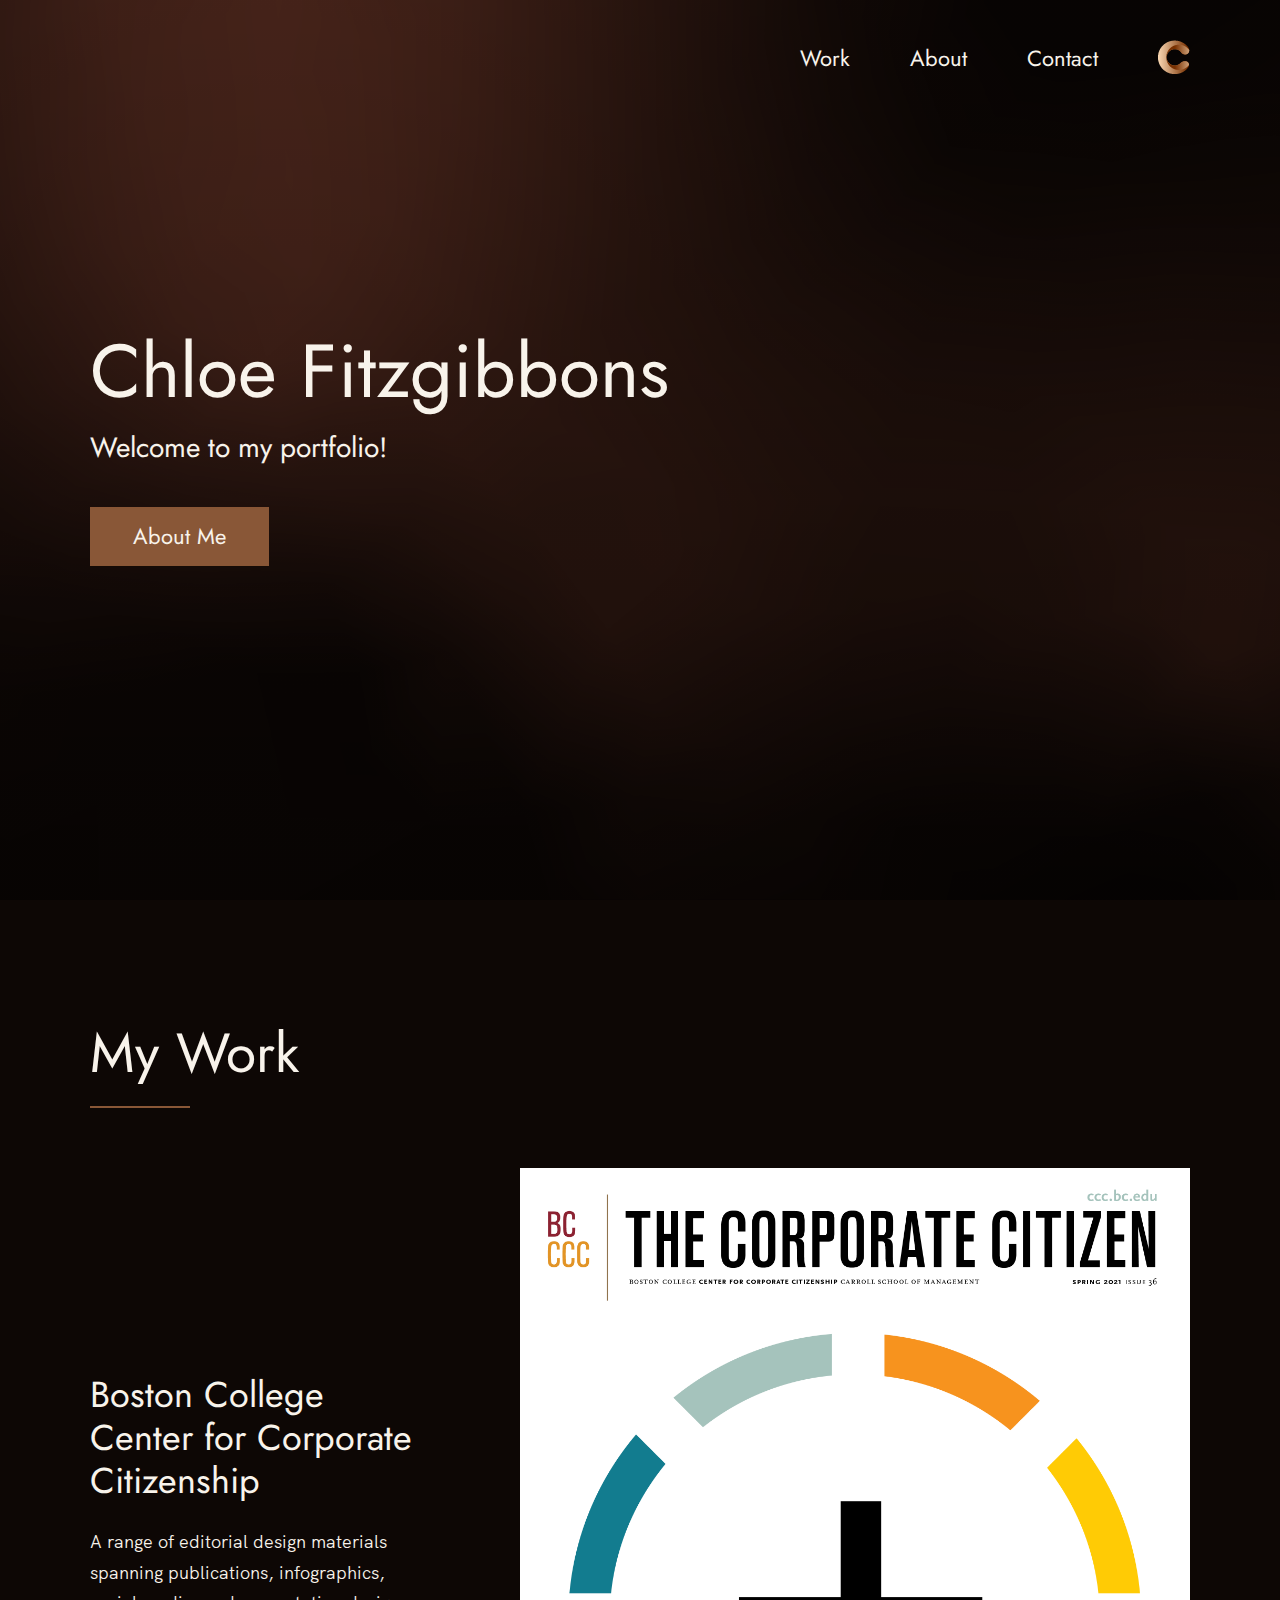
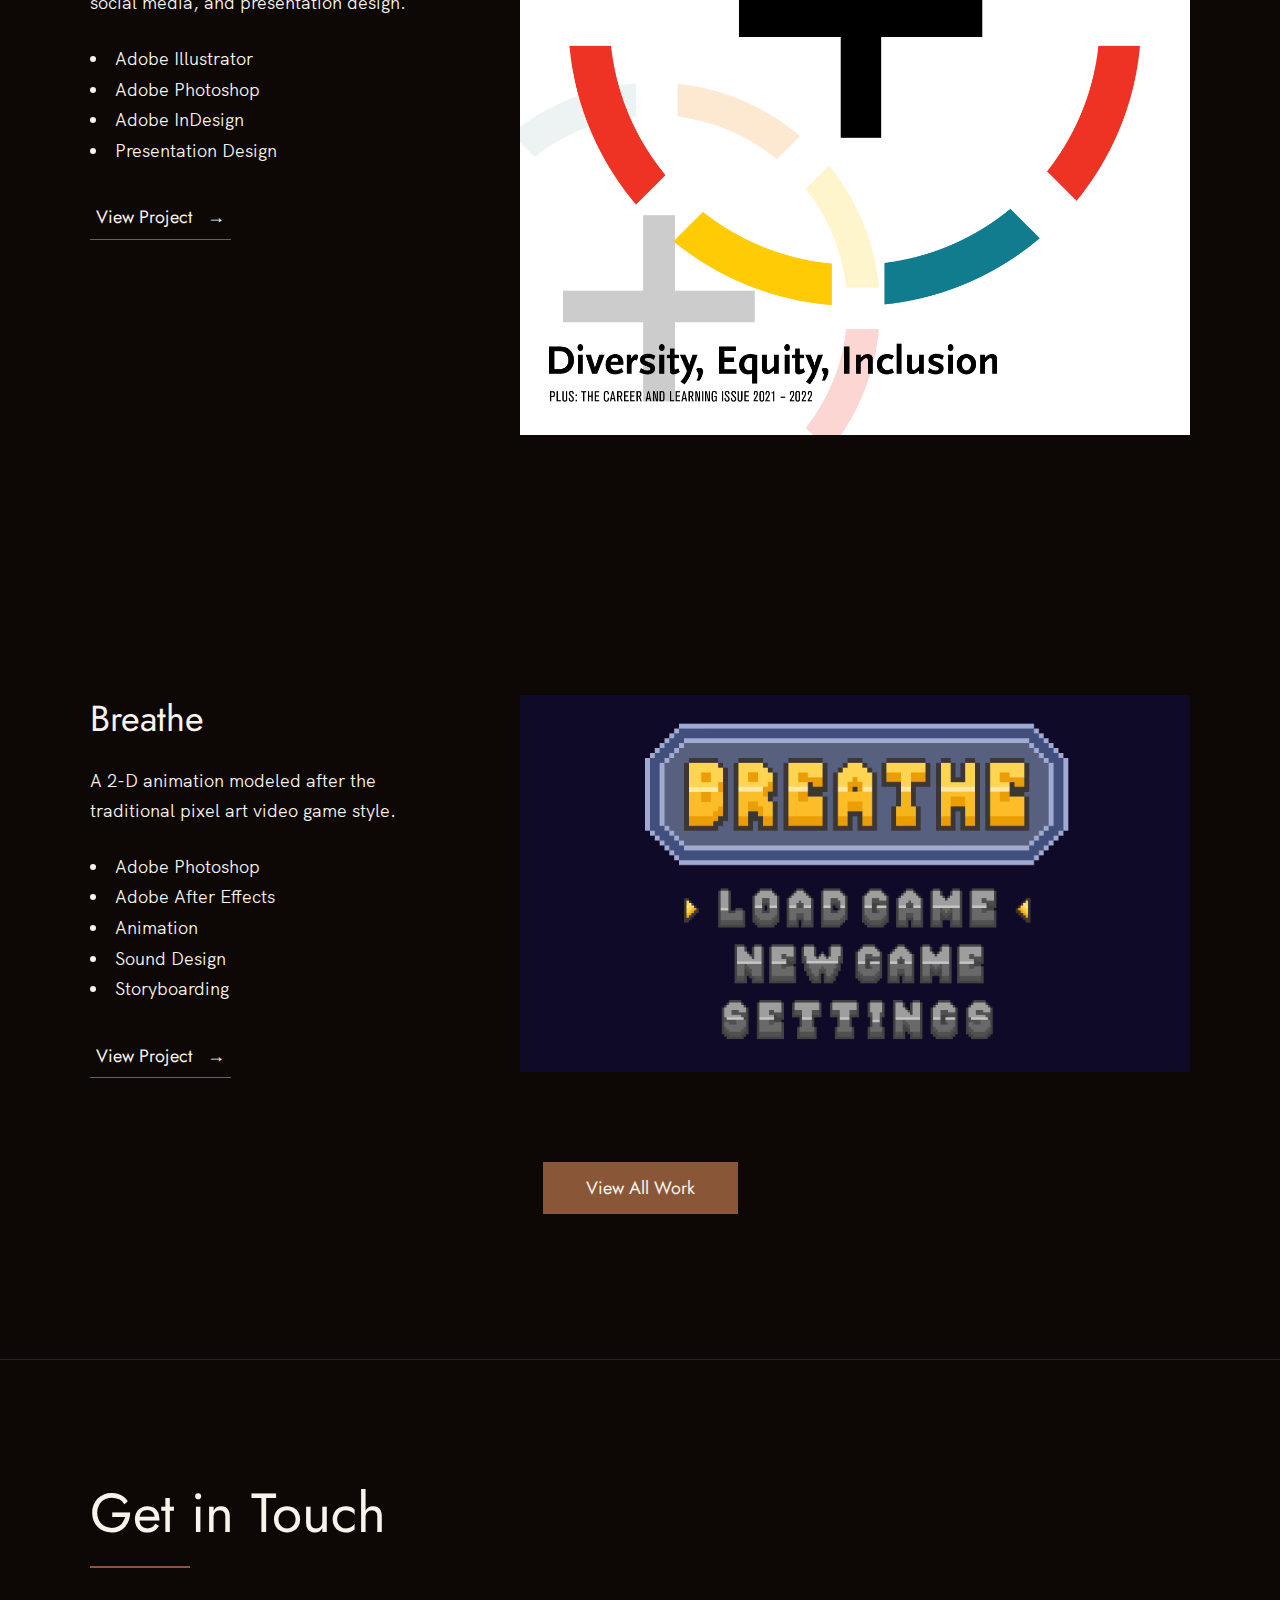
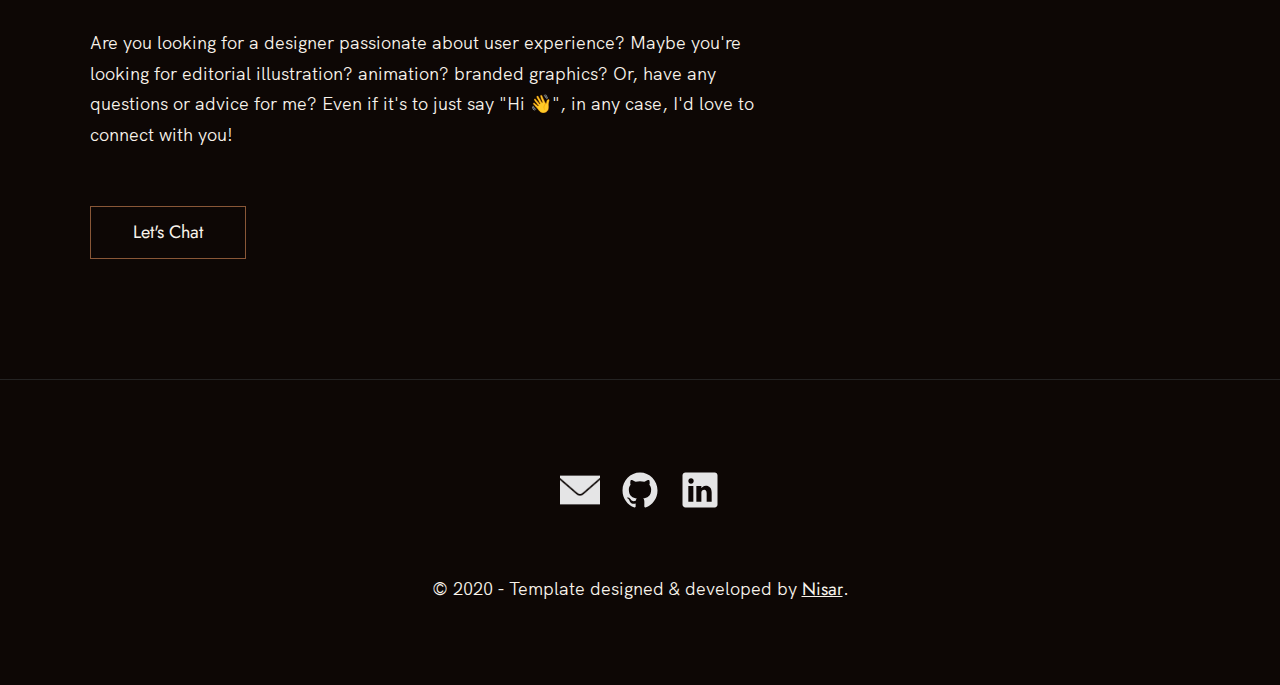
<file: index.html>
<!-- 
  Hello 😊.

  This template is designed and developed by Nisar Hassan Naqvi
  for anyone to use for free or customize the way they like.

  Github Repo: https://github.com/nisarhassan12/portfolio-template/
  My Website: https://nisar.dev

  For business & inquires, contact me => syednisarhassan12@gmail.com
-->

<!--
  Follow the instructions written in comments to create your stunning portfolio
-->

<!DOCTYPE html>
<html lang="en">

<head>
  <meta charset="UTF-8" />
  <meta name="viewport" content="width=device-width, initial-scale=1.0" />
  <link rel="shortcut icon" type="image/png" href="./images/c_logo_small.png" />

  <!-- Put your site title here -->
  <title>
    Chloe Fitzgibbons | Welcome to my portfolio.
  </title>

  <meta name="description" content="Add small description of yourslef.">
  <!-- Add some coding keywords below, Ex: (React, CSS etc) -->
  <meta name="keywords" content="Put your name, skills and some coding keywords" />
  <link rel="stylesheet" href="index.css" />
</head>

<body>

  <!-- ***** Header ***** -->

  <header class="header" role="banner" id="top">
    <div class="row">
      <nav class="nav" role="navigation">
        <ul class="nav__items">
          <li class="nav__item"><a href="work.html" class="nav__link">Work</a></li>
          <li class="nav__item">
            <a href="about.html" class="nav__link">About</a>
          </li>
          <li class="nav__item">
            <a href="contact.html" class="nav__link">Contact</a>
          </li>
          <li class="nav__item"><a href="index.html" class="nav__link">
            <img src="./images/c_logo_fornav.png"></a>
          </li>
        </ul>
      </nav>
    </div>
    <div class="header__text-box row">
      <div class="header__text">
        <h1 class="heading-primary">
          <!-- Replace the following name with your name -->
          <span>Chloe Fitzgibbons</span>
        </h1>
        <!-- Put a small paragraph about yourself -->
        <p>Welcome to my portfolio!</p>
        <a href="about.html" class="btn btn--pink">About Me</a>
      </div>
    </div>
  </header>

  <main role="main">

    <!-- ***** Work ***** -->

    <section class="work" id="work">
      <div class="row">
        <h2>My Work</h2>
        <div class="work__boxes">

          <!-- Each div with the work__box class is a project. -->

          <div class="work__box">
            <div class="work__text">
              <h3>Boston College Center for Corporate Citizenship</h3>
              <p>
                A range of editorial design materials spanning publications, infographics, social media, and presentation design.
              </p>
              <ul class="work__list">
                <li>Adobe Illustrator</li>
                <li>Adobe Photoshop</li>
                <li>Adobe InDesign</li>
                <li>Presentation Design</li>
              </ul>

              <div class="work__links">
                <a href="/bcccc.html" class="link__text">
                  View Project <span>&rarr;</span>
                </a>
              </div>
            </div>
            <div class="work__image-box">
              <img src="./images/CCC_Issue36_CoverImage_Real.png" class="work__image" alt="Project 1" />
            </div>
          </div>
          
          <div class="work__box">
            <div class="work__text">
              <h3>Breathe</h3>
              <p>
                A 2-D animation modeled after the traditional pixel art video game style.
              </p>
              <ul class="work__list">
                <li>Adobe Photoshop</li>
                <li>Adobe After Effects</li>
                <li>Animation</li>
                <li>Sound Design</li>
                <li>Storyboarding</li>
              </ul>

              <div class="work__links">
                <a href="/breathe.html" class="link__text">
                  View Project <span>&rarr;</span>
                </a>
              </div>
            </div>
            <div class="work__image-box">
              <img src="./images/Breathe_TitlePage.png" class="work__image" alt="Project 1" />
            </div>
          </div>          
        </div>
      </div>
      <p><br></p>
      <p style="text-align: center;">
        <a href="work.html" class="btn btn--pink">View All Work</a>
      </p>
    </section>

  <!-- ***** Contact ***** -->

  <section class="contact" id="contact">
    <div class="row">
      <h2>Get in Touch</h2>
      <div class="contact__info">
        <p>
          Are you looking for a designer passionate about user experience?
          Maybe you're looking for editorial illustration? animation? branded graphics?
          Or, have any questions or advice for me?
          Even if it's to just say "Hi 👋", in any case, I'd love to connect with you!
        </p>
        <br>
        <a href=mailto:chloe.fitzgibbons@gmail.com class="btn">Let's Chat</a>
      </div>
    </div>
  </section>

  <!-- ***** Footer ***** -->

  <footer role="contentinfo" class="footer">
    <div class="row">
      <!-- Update the links to point to your accounts -->
      <ul class="footer__social-links">
        <li class="footer__social-link-item">
          <a href=mailto:chloe.fitzgibbons@gmail.com title="Email">
            <img src="./images/icons8-envelope-50-grayed.png" class="footer__social-image" alt="Email">
          </a>
        </li>
        <li class="footer__social-link-item">
          <a href="https://github.com/chloefitz" title="Link to Github Profile" target="_blank" rel="noopener noreferrer">
            <img src="./images/github.svg" class="footer__social-image" alt="Github">
          </a>
        </li>
        <li class="footer__social-link-item">
          <a href="https://www.linkedin.com/in/chloe-fitzgibbons/" target="_blank" rel="noopener noreferrer">
            <img src="./images/linkedin.svg" title="Link to Linkedin Profile" class="footer__social-image" alt="Linkedin">
          </a>
        </li>
      </ul>

      <!-- If you give me some credit by keeping the below paragraph, will be huge for me 😊 Thanks. -->
      <p>
        &copy; 2020 - Template designed & developed by <a href="https://nisar.dev" class="link">Nisar</a>.
      </p>
      <div class="footer__github-buttons">
        <iframe
          src="https://ghbtns.com/github-btn.html?user=nisarhassan12&repo=portfolio-template&type=watch&count=true"
          frameborder="0" scrolling="0" width="170" height="20" title="Watch Portfolio Template on GitHub">
        </iframe>
      </div>
    </div>
  </footer>

  <a href="#top" class="back-to-top" title="Back to Top">
    <img src="./images/arrow-up.svg" alt="Back to Top" class="back-to-top__image"/>
  </a>
  <script src="./index.js"></script>
</body>

</html>
</file>
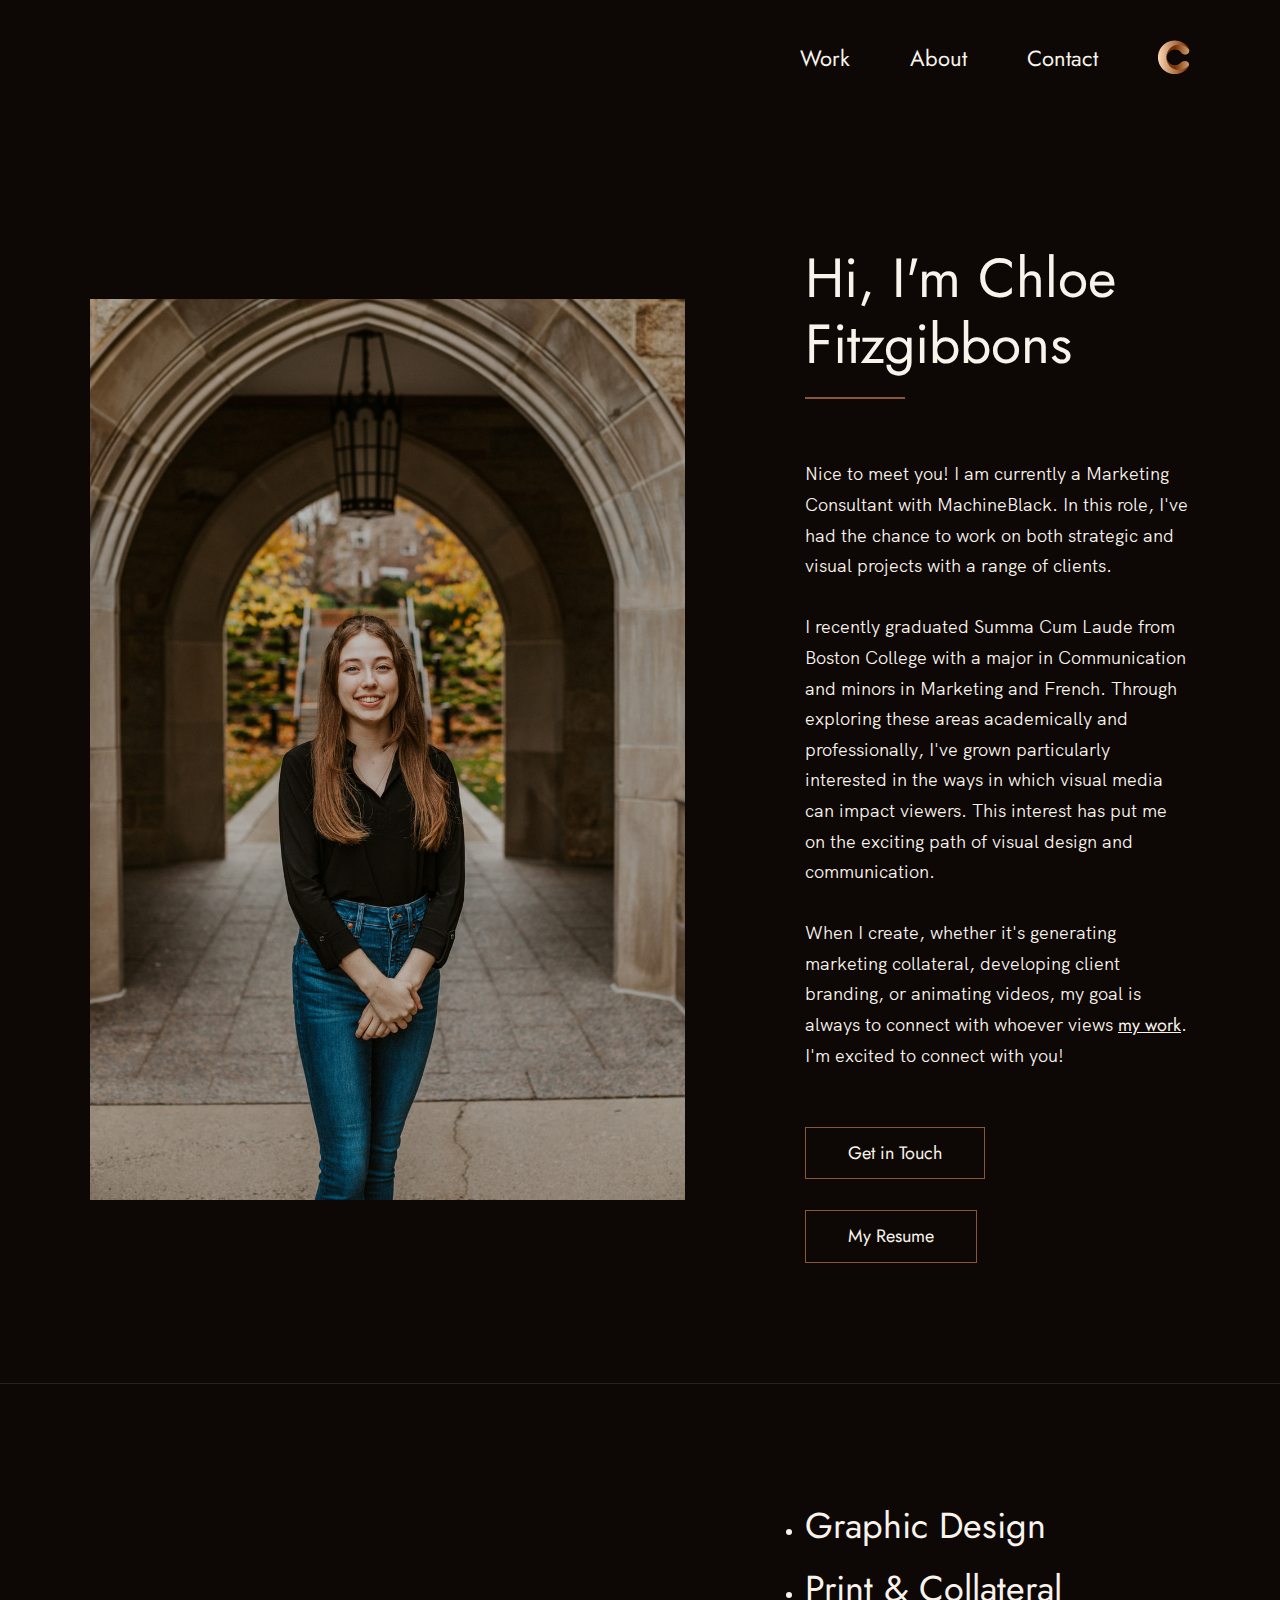
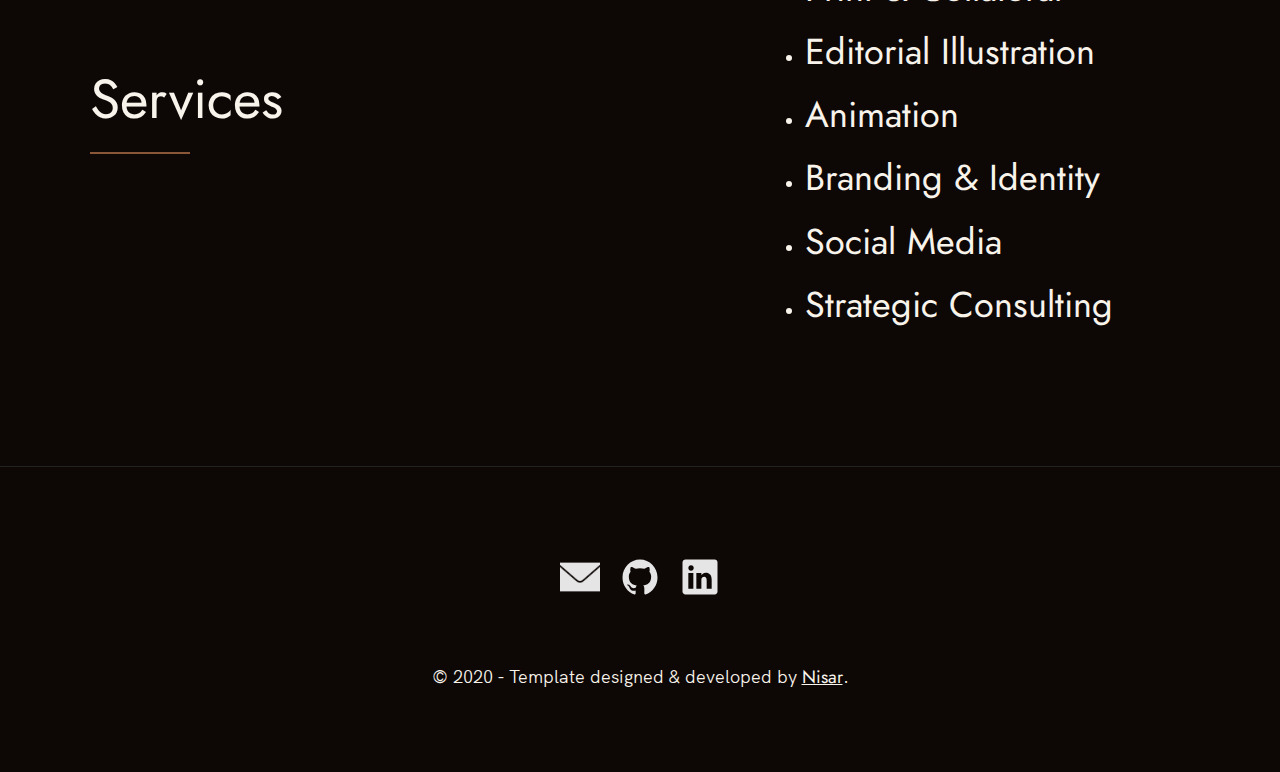
<file: about.html>
<!DOCTYPE html>
<html lang="en">

<head>
  <meta charset="UTF-8" />
  <meta name="viewport" content="width=device-width, initial-scale=1.0" />
  <link rel="shortcut icon" type="image/png" href="./images/c_logo_small.png" />

  <!-- Put your site title here -->
  <title>
    About Me
  </title>

  <meta name="description" content="Add small description of yourslef.">
  <!-- Add some coding keywords below, Ex: (React, CSS etc) -->
  <meta name="keywords" content="Put your name, skills and some coding keywords" />
  <link rel="stylesheet" href="index.css" />
</head>

<body>

  <!-- ***** Header ***** -->

  <header class="header_subpage" role="banner" id="top">
    <div class="row">
      <nav class="nav" role="navigation">
        <ul class="nav__items">
          <li class="nav__item"><a href="work.html" class="nav__link">Work</a></li>
          <li class="nav__item">
            <a href="about.html" class="nav__link">About</a>
          </li>
          <li class="nav__item">
            <a href="contact.html" class="nav__link">Contact</a>
          </li>
          <li class="nav__item"><a href="index.html" class="nav__link">
            <img src="./images/c_logo_fornav.png"></a>
          </li>
        </ul>
      </nav>
    </div>
  </header>

  <main role="main">
    <section class="about" id="about">
      <div class="row">
        <div class="about__content">
          <div class="about__text">
            <!-- Replace the below paragraph with info about yourself -->
            <h2>Hi, I'm Chloe Fitzgibbons</h2>
            <p>
              Nice to meet you! I am currently a Marketing Consultant with MachineBlack. In this role, I've had the chance to work on both strategic and visual projects with a range of clients. 
              <br>
              <br>
              I recently graduated Summa Cum Laude from Boston College with a major in Communication and minors in Marketing and French. Through exploring these areas academically and professionally, I've grown particularly interested in the ways in which visual media can impact viewers. This interest has put me on the exciting path of visual design and communication.
              <br>
              <br>
              When I create, whether it's generating marketing collateral, developing client branding, or animating videos, my goal is always to connect with whoever views <a href=work.html>my work</a>. I'm excited to connect with you!
            </p>
            <br>
            <!-- Provide a link to your resume -->
            <a href=mailto:"chloe.fitzgibbons@gmail.com" class="btn">Get in Touch</a><br><br>
            <a href="files/ChloeFitzgibbons_Resume.pdf" target="_blank" class="btn">My Resume</a>
          </div>

          <div class="about__photo-container">
            <!-- Add a nice photo of yourself -->
            <img class="about__photo" src="./images/headshot_full.JPG" alt="" />
          </div>
        </div>
      </div>
    </section>

    <section class="about" id="about">
      <div class="row">
        <div class="about__content">
          <div class="about__text">
            <!-- Replace the below paragraph with info about yourself -->
            <ul>
              <li><h3>Graphic Design</h3></li>
              <li><h3>Print & Collateral</h3></li>
              <li><h3>Editorial Illustration</h3></li>
              <li><h3>Animation</h3></li>
              <li><h3>Branding & Identity</h3></li>
              <li><h3>Social Media</h3></li>
              <li><h3>Strategic Consulting</h3></li>
            </ul> 
          </div>

          <div class="about__photo-container">
            <!-- Add a nice photo of yourself -->
            <br><h2>Services</h2>
          </div>
        </div>
      </div>
    </section>

    </main>

    <footer role="contentinfo" class="footer">
        <div class="row">
          <!-- Update the links to point to your accounts -->
          <ul class="footer__social-links">
            <li class="footer__social-link-item">
              <a href=mailto:chloe.fitzgibbons@gmail.com title="Email">
                <img src="./images/icons8-envelope-50-grayed.png" class="footer__social-image" alt="Email">
              </a>
            </li>
            <li class="footer__social-link-item">
              <a href="https://github.com/chloefitz" title="Link to Github Profile" target="_blank" rel="noopener noreferrer">
                <img src="./images/github.svg" class="footer__social-image" alt="Github">
              </a>
            </li>
            <li class="footer__social-link-item">
              <a href="https://www.linkedin.com/in/chloe-fitzgibbons/" target="_blank" rel="noopener noreferrer">
                <img src="./images/linkedin.svg" title="Link to Linkedin Profile" class="footer__social-image" alt="Linkedin">
              </a>
            </li>
          </ul>
    
          <!-- If you give me some credit by keeping the below paragraph, will be huge for me 😊 Thanks. -->
          <p>
            &copy; 2020 - Template designed & developed by <a href="https://nisar.dev" class="link">Nisar</a>.
          </p>
          <div class="footer__github-buttons">
            <iframe
              src="https://ghbtns.com/github-btn.html?user=nisarhassan12&repo=portfolio-template&type=watch&count=true"
              frameborder="0" scrolling="0" width="170" height="20" title="Watch Portfolio Template on GitHub">
            </iframe>
          </div>
        </div>
      </footer>
    
      <a href="#top" class="back-to-top" title="Back to Top">
        <img src="./images/arrow-up.svg" alt="Back to Top" class="back-to-top__image"/>
      </a>
      <script src="./index.js"></script>
    </body>
    
    </html>
</file>
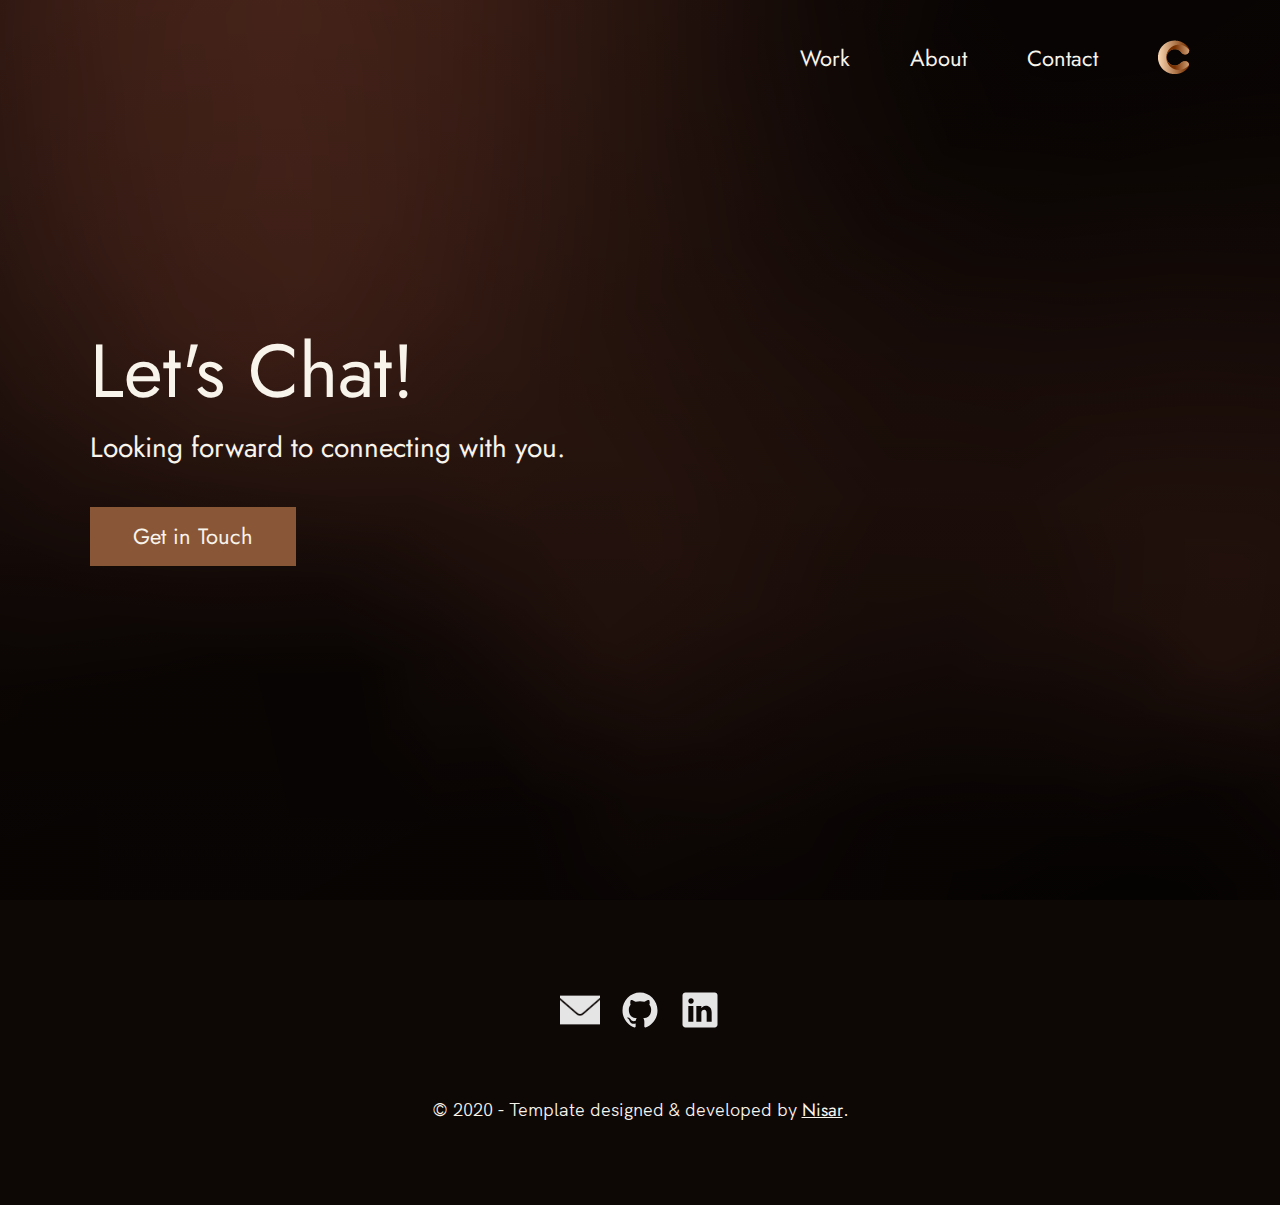
<file: contact.html>
<!DOCTYPE html>
<html lang="en">

<head>
  <meta charset="UTF-8" />
  <meta name="viewport" content="width=device-width, initial-scale=1.0" />
  <link rel="shortcut icon" type="image/png" href="./images/c_logo_small.png" />

  <!-- Put your site title here -->
  <title>
    Contact Page
  </title>

  <meta name="description" content="Add small description of yourslef.">
  <!-- Add some coding keywords below, Ex: (React, CSS etc) -->
  <meta name="keywords" content="Put your name, skills and some coding keywords" />
  <link rel="stylesheet" href="index.css" />
</head>

<body>

  <!-- ***** Header ***** -->

  <header class="header" role="banner" id="top">
    <div class="row">
      <nav class="nav" role="navigation">
        <ul class="nav__items">
          <li class="nav__item"><a href="work.html" class="nav__link">Work</a></li>
          <li class="nav__item">
            <a href="about.html" class="nav__link">About</a>
          </li>
          <li class="nav__item">
            <a href="contact.html" class="nav__link">Contact</a>
          </li>
          <li class="nav__item"><a href="index.html" class="nav__link">
            <img src="./images/c_logo_fornav.png"></a>
          </li>
        </ul>
      </nav>
    </div>
    <div class="header__text-box row">
      <div class="header__text">
        <h1 class="heading-primary">
          <!-- Replace the following name with your name -->
          <span>Let's Chat!</span>
        </h1>
        <!-- Put a small paragraph about yourself -->
        <p>Looking forward to connecting with you.</p>
        <a href=mailto:chloe.fitzgibbons@gmail.com class="btn btn--pink">Get in Touch</a>
      </div>
    </div>
  </header>

  <main role="main">

    <footer role="contentinfo" class="footer">
        <div class="row">
          <!-- Update the links to point to your accounts -->
          <ul class="footer__social-links">
            <li class="footer__social-link-item">
              <a href=mailto:chloe.fitzgibbons@gmail.com title="Email">
                <img src="./images/icons8-envelope-50-grayed.png" class="footer__social-image" alt="Email">
              </a>
            </li>
            <li class="footer__social-link-item">
              <a href="https://github.com/chloefitz" title="Link to Github Profile" target="_blank" rel="noopener noreferrer">
                <img src="./images/github.svg" class="footer__social-image" alt="Github">
              </a>
            <li class="footer__social-link-item">
              <a href="https://www.linkedin.com/in/chloe-fitzgibbons/" target="_blank" rel="noopener noreferrer">
                <img src="./images/linkedin.svg" title="Link to Linkedin Profile" class="footer__social-image" alt="Linkedin">
              </a>
            </li>
          </ul>
    
          <!-- If you give me some credit by keeping the below paragraph, will be huge for me 😊 Thanks. -->
          <p>
            &copy; 2020 - Template designed & developed by <a href="https://nisar.dev" class="link">Nisar</a>.
          </p>
          <div class="footer__github-buttons">
            <iframe
              src="https://ghbtns.com/github-btn.html?user=nisarhassan12&repo=portfolio-template&type=watch&count=true"
              frameborder="0" scrolling="0" width="170" height="20" title="Watch Portfolio Template on GitHub">
            </iframe>
          </div>
        </div>
      </footer>
    
      <a href="#top" class="back-to-top" title="Back to Top">
        <img src="./images/arrow-up.svg" alt="Back to Top" class="back-to-top__image"/>
      </a>
      <script src="./index.js"></script>
    </body>
    
    </html>
</file>
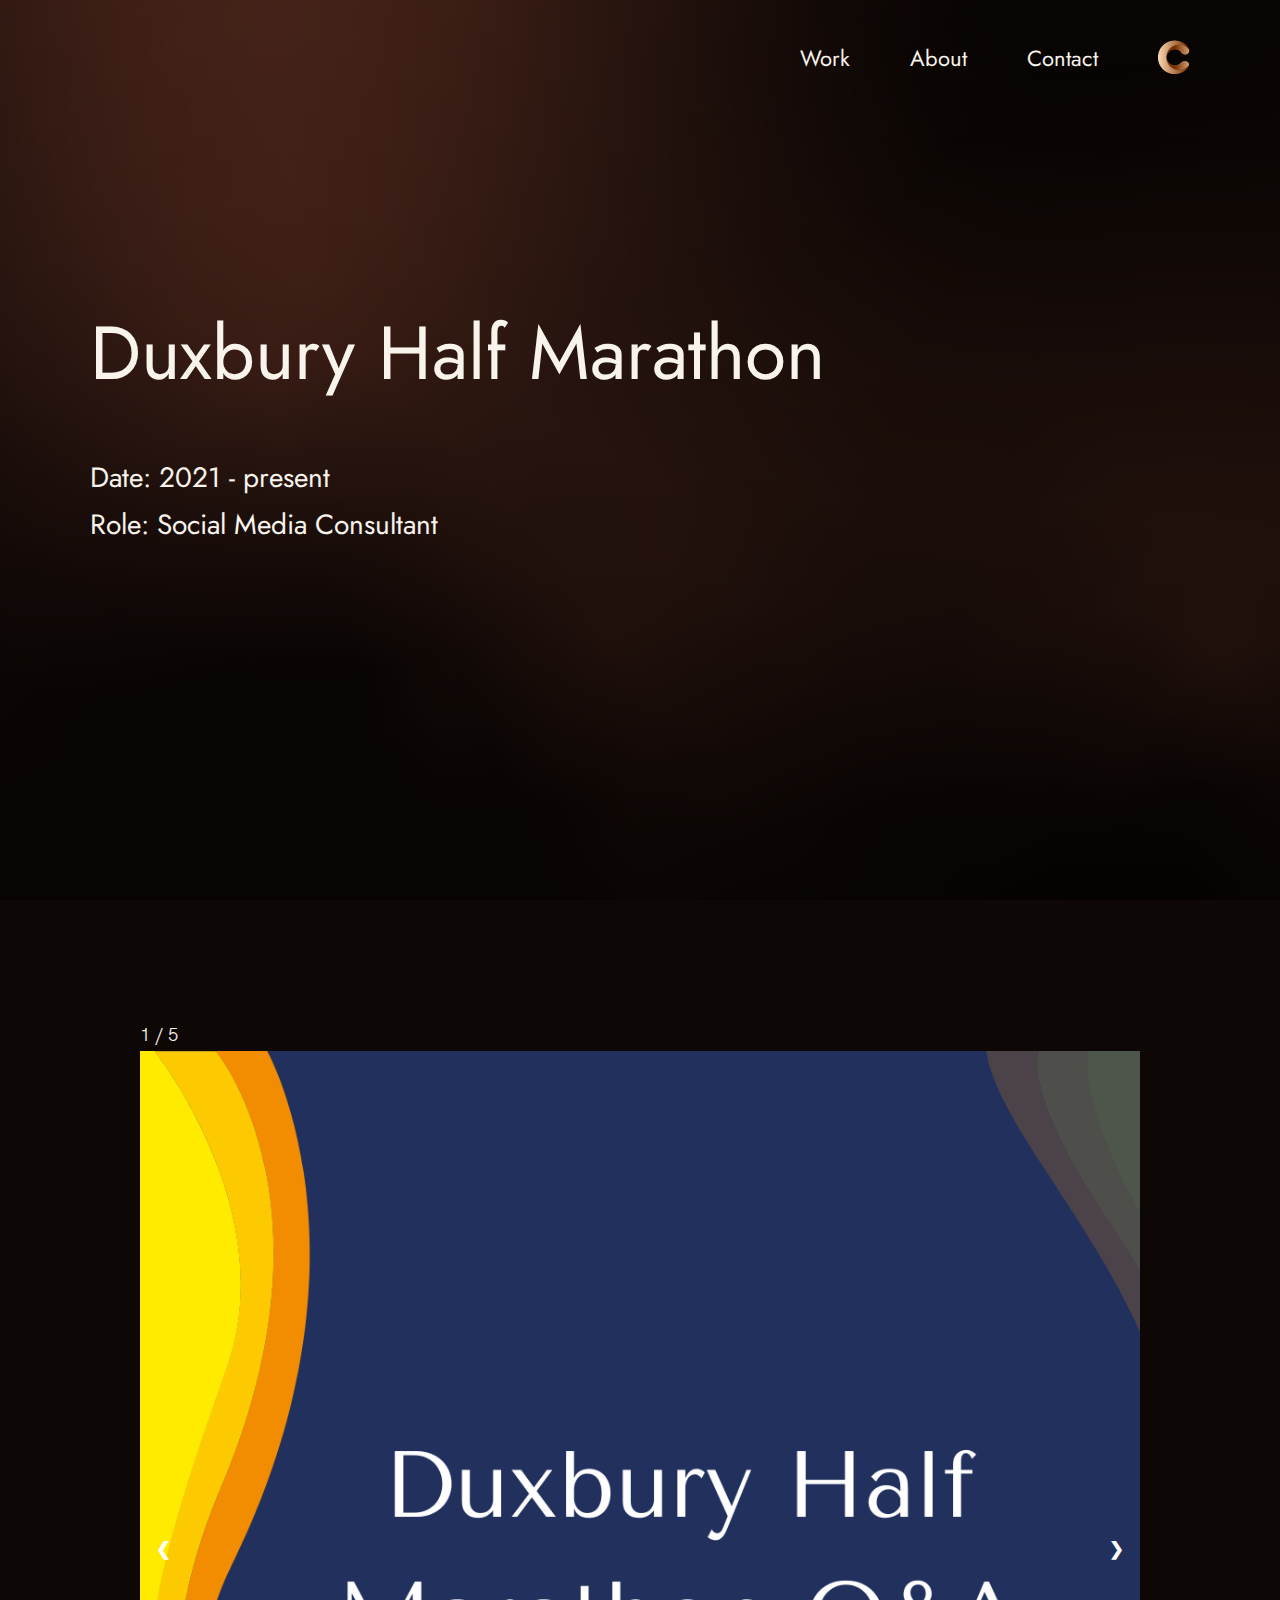
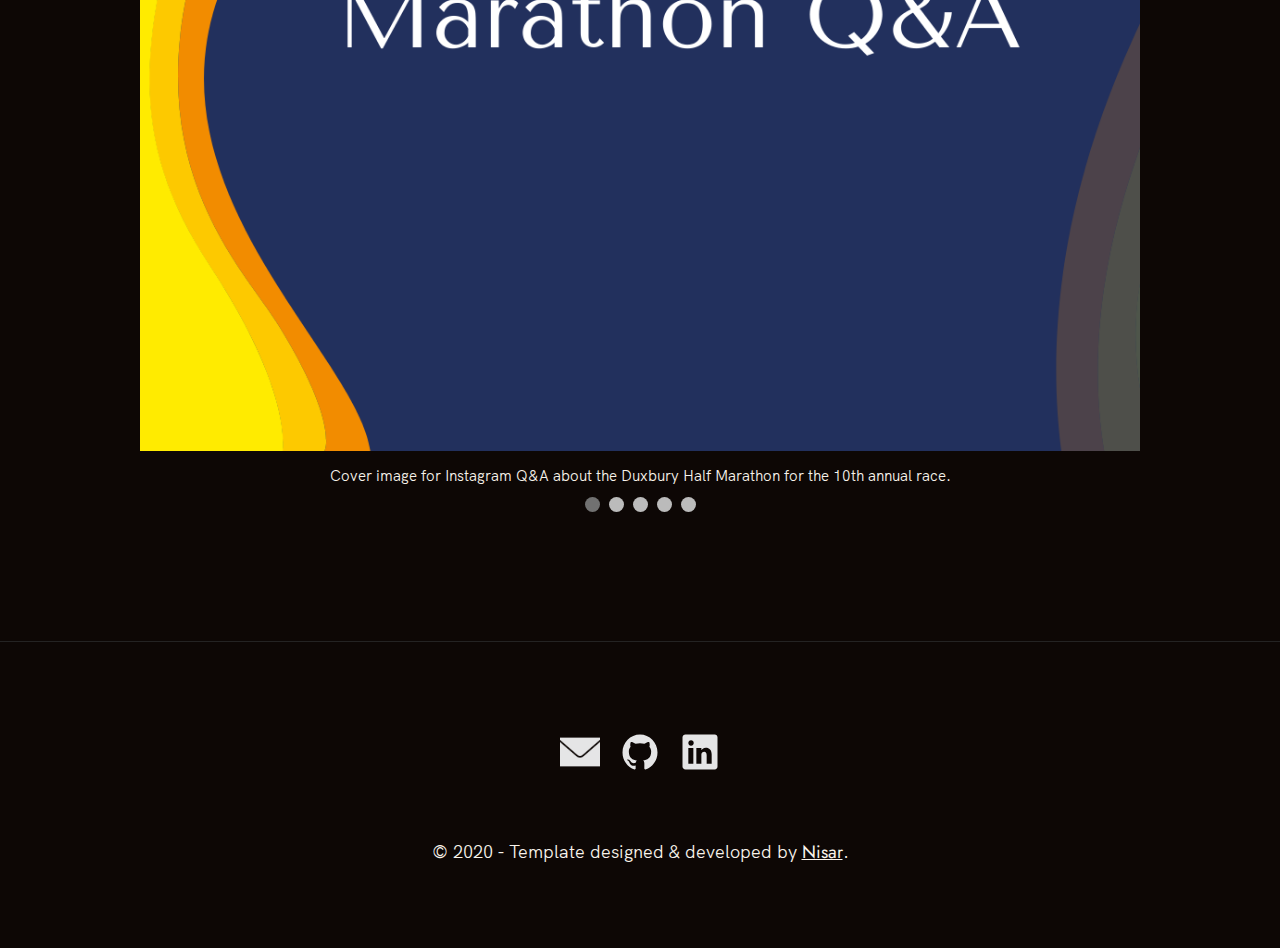
<file: duxhalf.html>
<!DOCTYPE html>
<html lang="en">

<head>
  <meta charset="UTF-8" />
  <meta name="viewport" content="width=device-width, initial-scale=1.0" />
  <link rel="shortcut icon" type="image/png" href="./images/c_logo_small.png" />

  <!-- Put your site title here -->
  <title>
    Chloe Fitzgibbons | DuxHalf
  </title>

  <meta name="description" content="Add small description of yourslef.">
  <!-- Add some coding keywords below, Ex: (React, CSS etc) -->
  <meta name="keywords" content="Put your name, skills and some coding keywords" />
  <link rel="stylesheet" href="bcccc.css" />
</head>

<body>

  <!-- ***** Header ***** -->

  <header class="header" role="banner" id="top">
    <div class="row">
      <nav class="nav" role="navigation">
        <ul class="nav__items">
          <li class="nav__item"><a href="work.html" class="nav__link">Work</a></li>
          <li class="nav__item">
            <a href="about.html" class="nav__link">About</a>
          </li>
          <li class="nav__item">
            <a href="contact.html" class="nav__link">Contact</a>
          </li>
          <li class="nav__item"><a href="index.html" class="nav__link">
            <img src="./images/c_logo_fornav.png"></a>
          </li>
        </ul>
      </nav>
    </div>
    <div class="header__text-box row">
      <div class="header__text">
        <h1 class="heading-primary">
          <!-- Replace the following name with your name -->
          <span>Duxbury Half Marathon</span>
        </h1>
        <!-- Put a small paragraph about yourself -->
        <p><br>Date: 2021 - present<br>Role: Social Media Consultant</p>
      </div>
    </div>
  </header>

  <main role="main">

    <!-- ***** Work ***** -->
    <section>
        <div class="slideshow-container">
            <div class="mySlides fade">
                <div class="numbertext">1 / 5</div>
                <img src="./images/Dux_QA.png" style="width:100%">
                <div class="text">Cover image for Instagram Q&A about the Duxbury Half Marathon for the 10th annual race.</div>
            </div>

            <div class="mySlides fade">
                <div class="numbertext">2 / 5</div>
                <img src="./images/Dux_QA2.png" style="width:100%">
                <div class="text">Sample slide from the Instagram Q&A post.</div>
            </div>

            <div class="mySlides fade">
                <div class="numbertext">3 / 5</div>
                <img src="./images/Happy Dec - FB (3).png" style="width:100%">
                <div class="text">Facebook post sharing some helpful tips for managing food during marathon training.</div>
            </div>

            <div class="mySlides fade">
                <div class="numbertext">4 / 5</div>
                <img src="./images/HappyNY_FB.png" style="width:100%">
                <div class="text">Wishing runners a Happy New Year from everyone on the Dux Half team. Post designed for Facebook.</div>
            </div>

            <div class="mySlides fade">
                <div class="numbertext">5 / 5</div>
                <img src="./images/HappyValentines_Twitter.png" style="width:100%">
                <div class="text">Spreading the love this past Valentine's Day from the Duxbury Half Marathon Twitter account.</div>
            </div>

            <a class="prev" onclick="plusSlides(-1)">&#10094;</a>
            <a class="next" onclick="plusSlides(1)">&#10095;</a>
        </div>
        <br>

        <div style="text-align:center">
            <span class="dot" onclick="currentSlide(1)"></span>
            <span class="dot" onclick="currentSlide(2)"></span>
            <span class="dot" onclick="currentSlide(3)"></span>
            <span class="dot" onclick="currentSlide(4)"></span>
            <span class="dot" onclick="currentSlide(5)"></span>
        </div>
        <script src="bcccc.js"></script>

    </section>


  <!-- ***** Footer ***** -->

  <footer role="contentinfo" class="footer">
    <div class="row">
      <!-- Update the links to point to your accounts -->
      <ul class="footer__social-links">
        <li class="footer__social-link-item">
          <a href=mailto:chloe.fitzgibbons@gmail.com title="Email">
            <img src="./images/icons8-envelope-50-grayed.png" class="footer__social-image" alt="Email">
          </a>
        </li>
        <li class="footer__social-link-item">
          <a href="https://github.com/chloefitz" title="Link to Github Profile" target="_blank" rel="noopener noreferrer">
            <img src="./images/github.svg" class="footer__social-image" alt="Github">
          </a>
        </li>
        <li class="footer__social-link-item">
          <a href="https://www.linkedin.com/in/chloe-fitzgibbons/" target="_blank" rel="noopener noreferrer">
            <img src="./images/linkedin.svg" title="Link to Linkedin Profile" class="footer__social-image" alt="Linkedin">
          </a>
        </li>
      </ul>

      <!-- If you give me some credit by keeping the below paragraph, will be huge for me 😊 Thanks. -->
      <p>
        &copy; 2020 - Template designed & developed by <a href="https://nisar.dev" class="link">Nisar</a>.
      </p>
      <div class="footer__github-buttons">
        <iframe
          src="https://ghbtns.com/github-btn.html?user=nisarhassan12&repo=portfolio-template&type=watch&count=true"
          frameborder="0" scrolling="0" width="170" height="20" title="Watch Portfolio Template on GitHub">
        </iframe>
      </div>
    </div>
  </footer>

  <a href="#top" class="back-to-top" title="Back to Top">
    <img src="./images/arrow-up.svg" alt="Back to Top" class="back-to-top__image"/>
  </a>
  <script src="./index.js"></script>
</body>

</html>
</file>
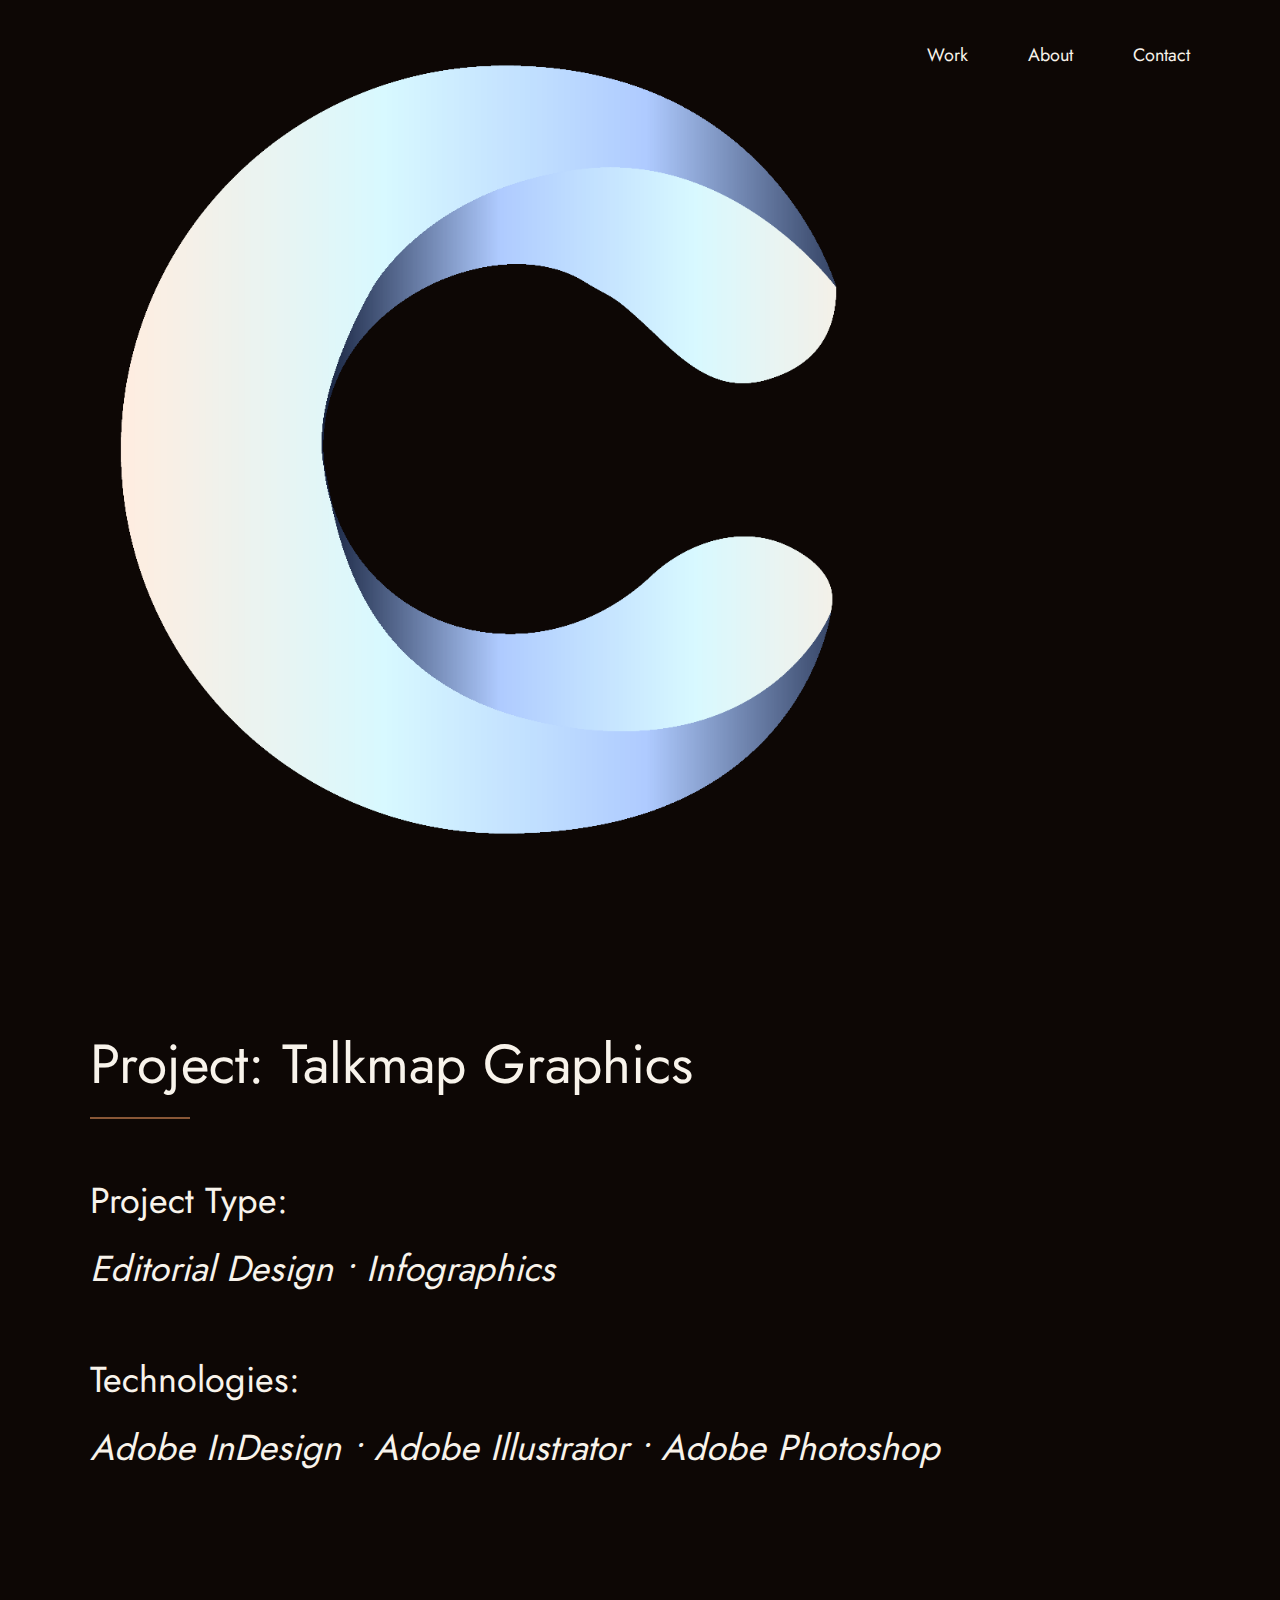
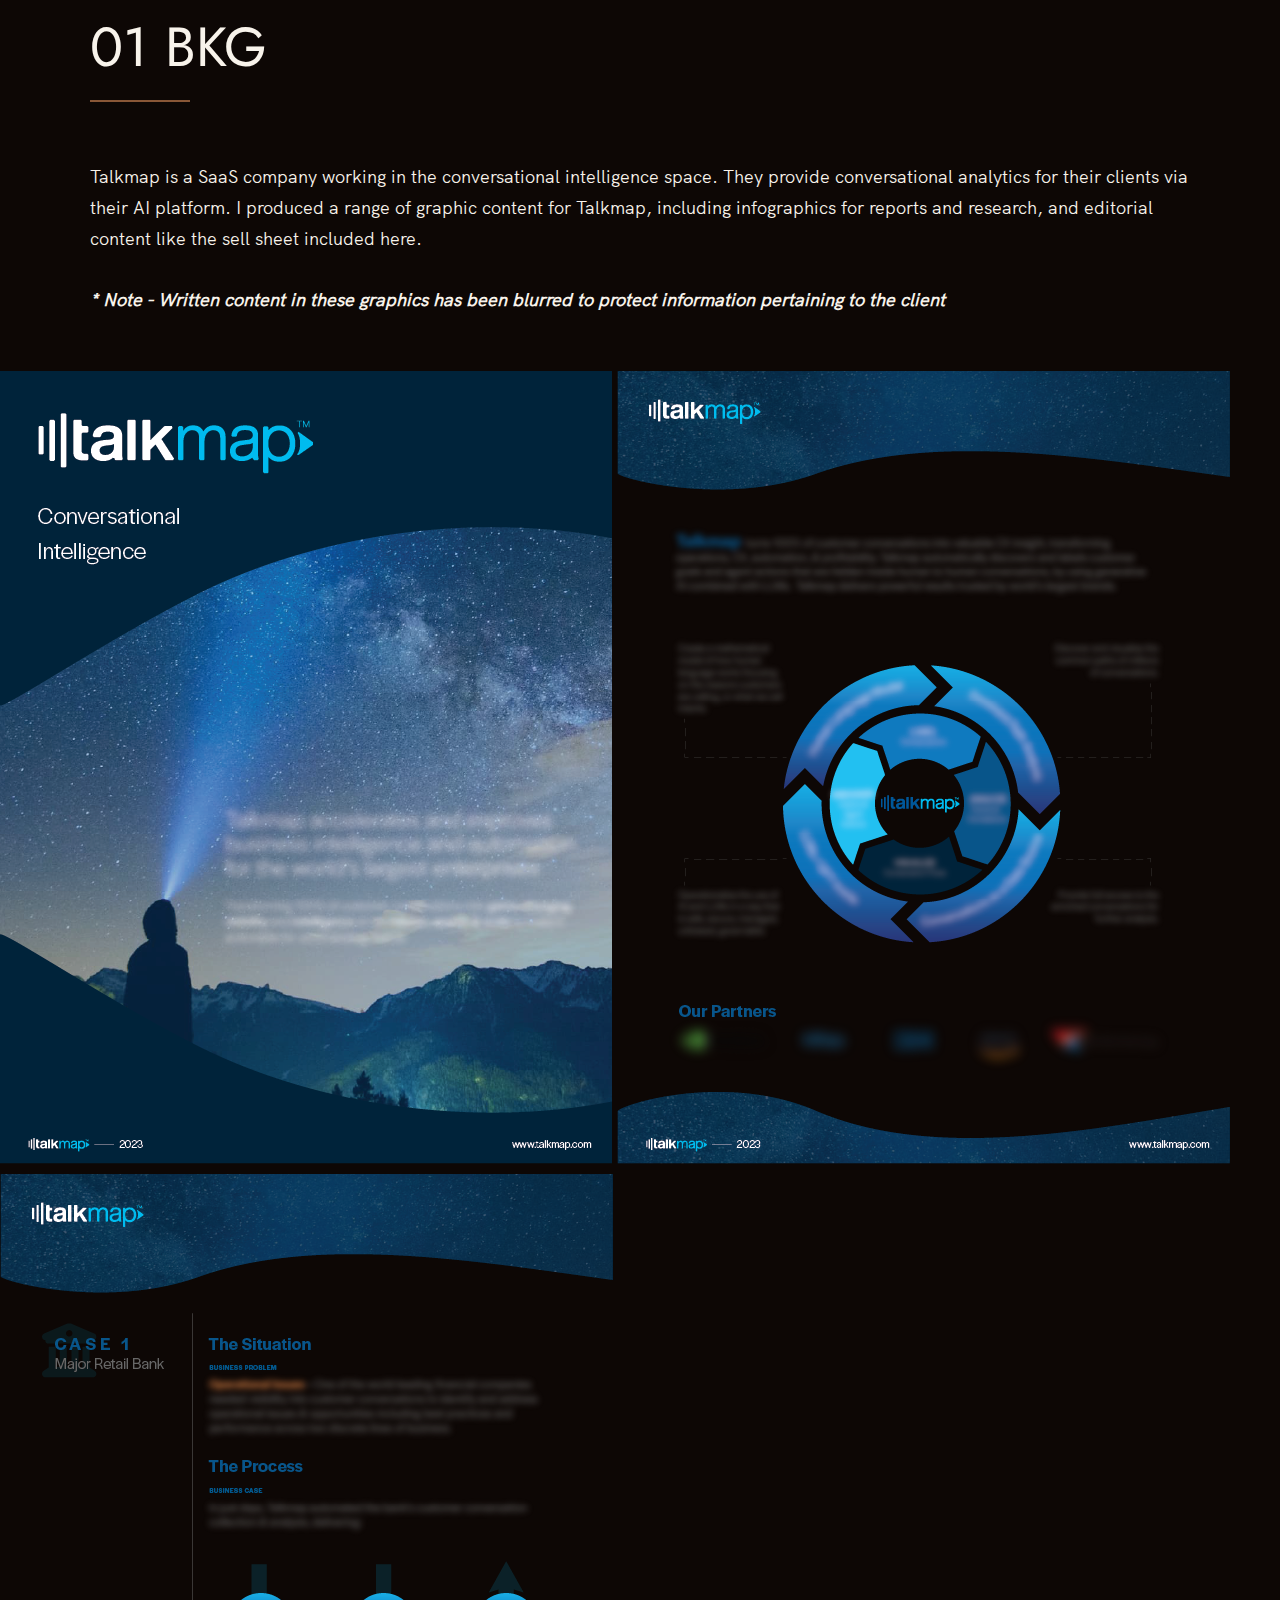
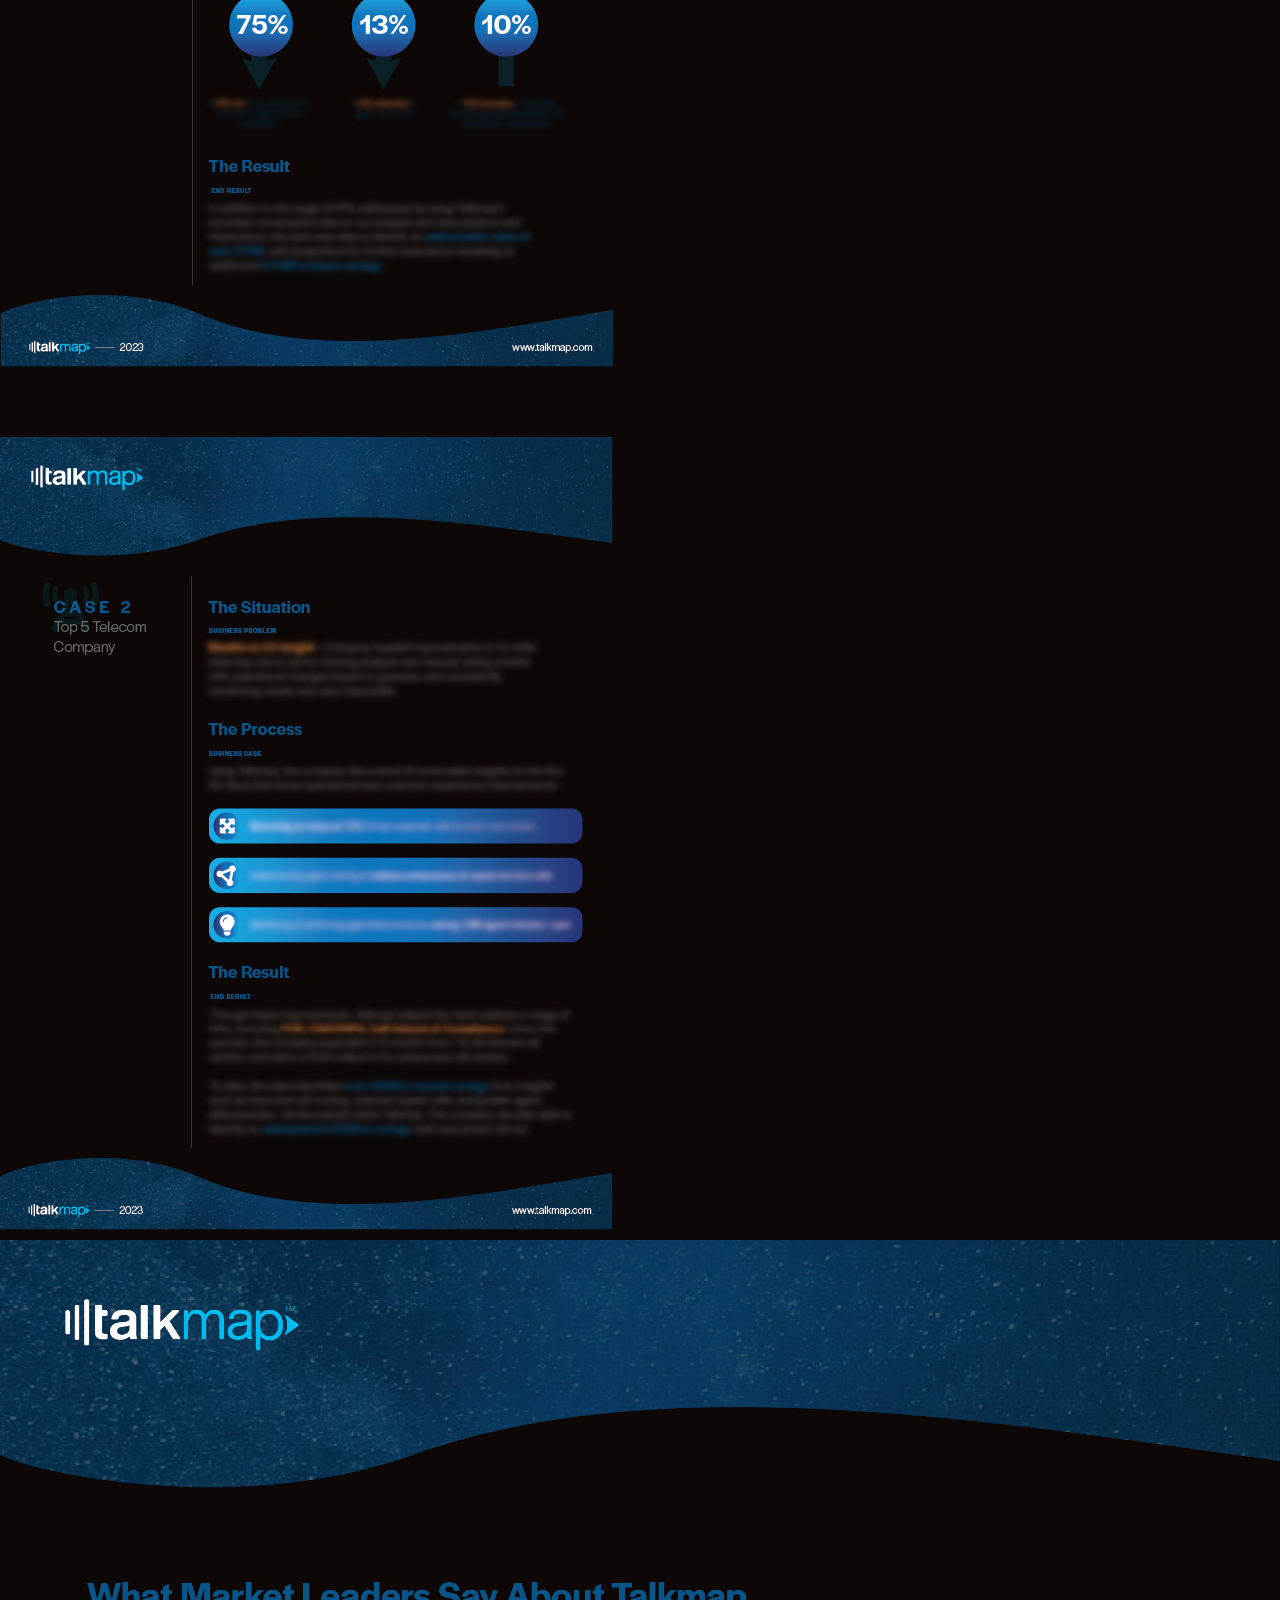
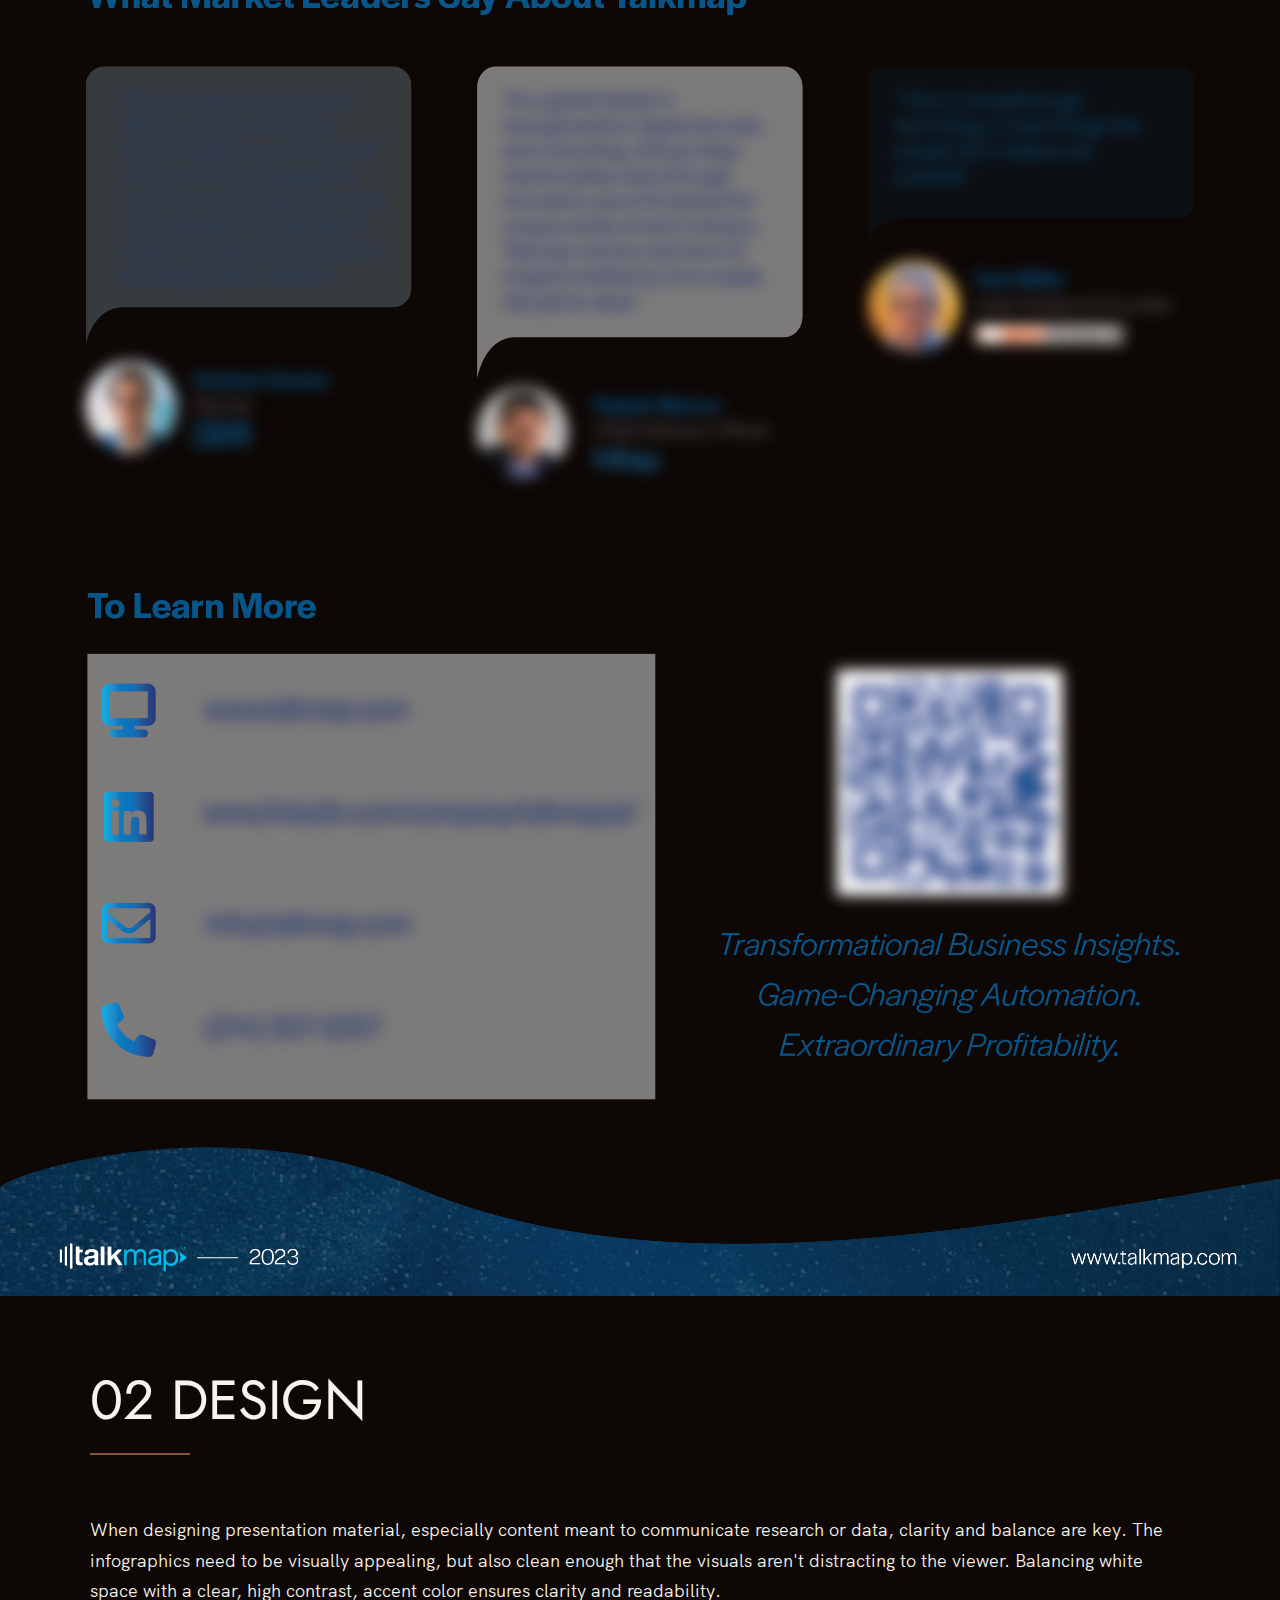
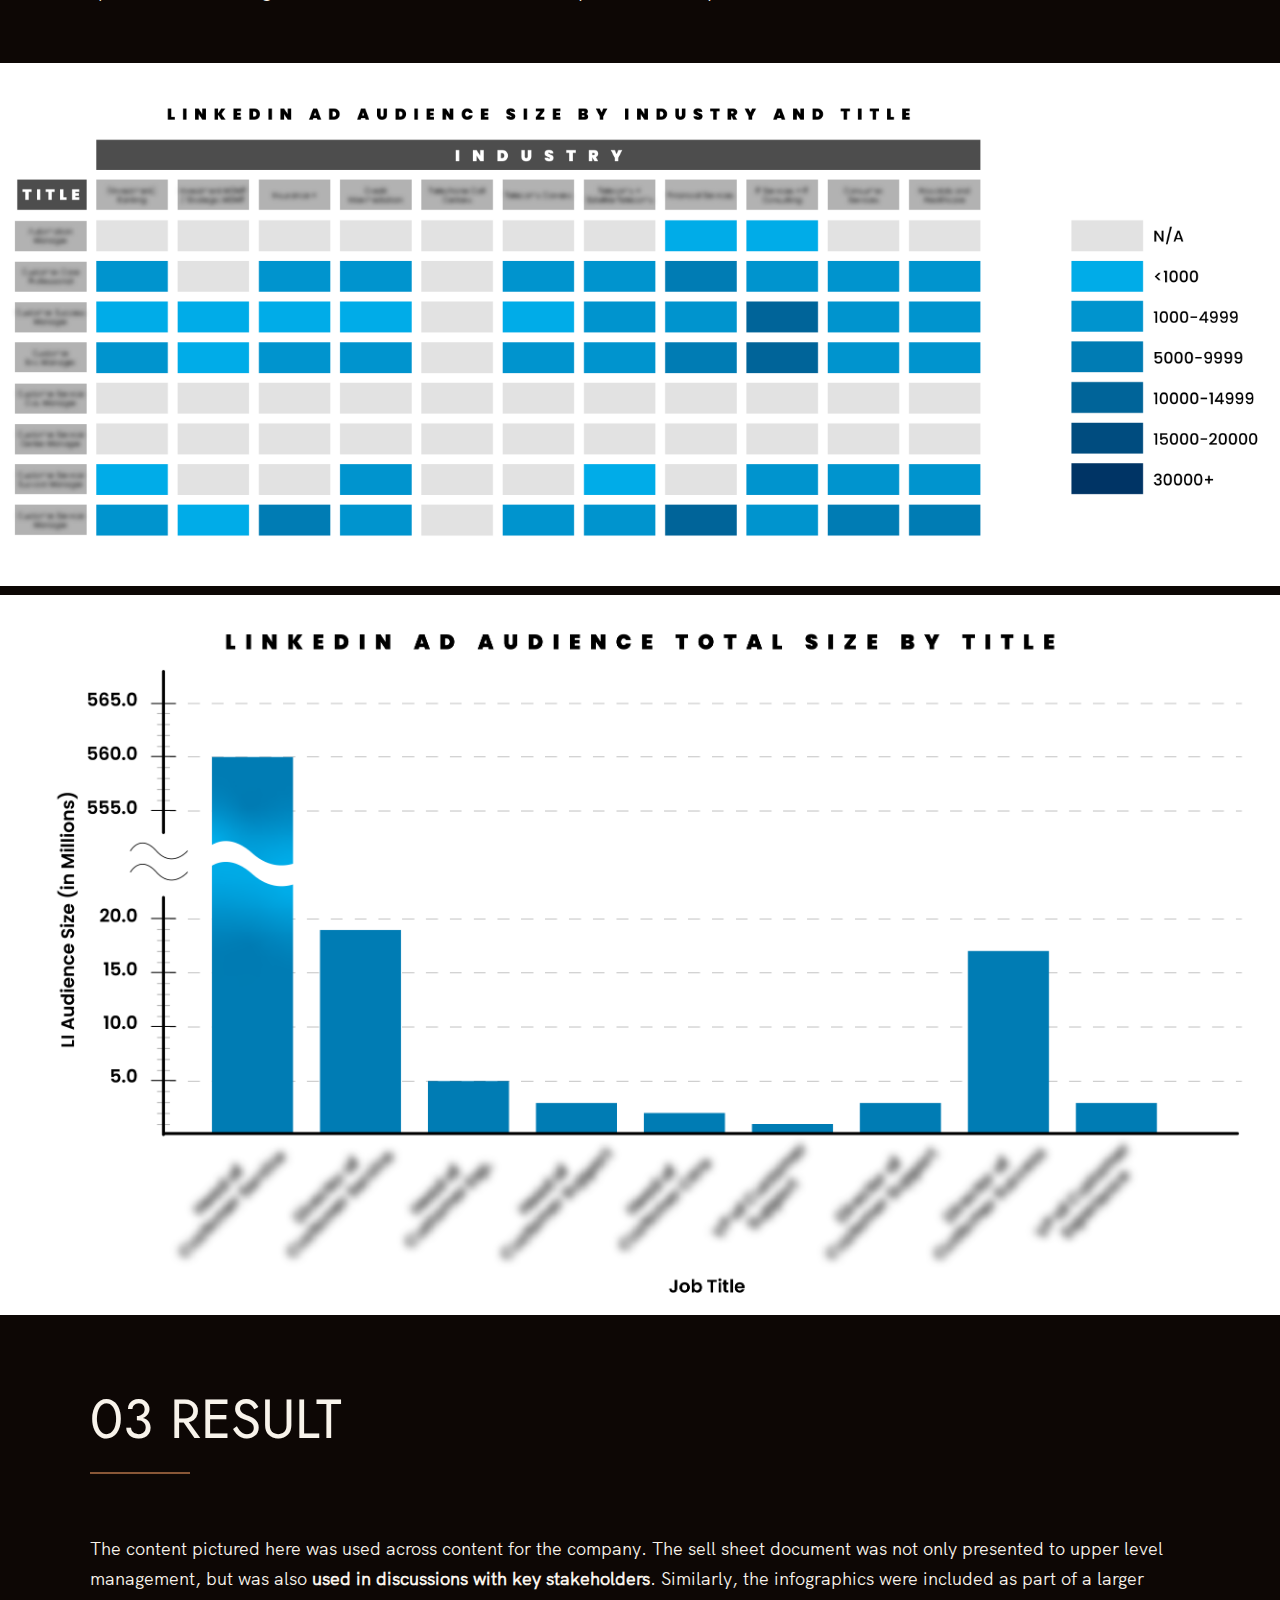
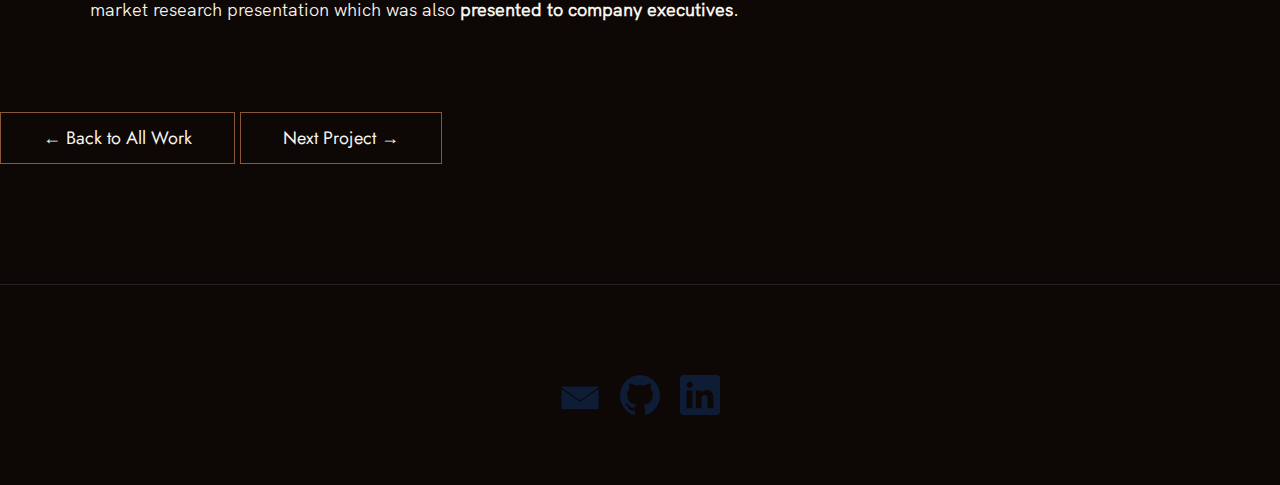
<file: talkmap-graphics.html>
<!DOCTYPE html>
<html lang="en">
    <head>
        <meta charset="utf-8" />
        <meta name="viewport" content="width=device-width, initial-scale=1.0" />
        <link rel="shortcut icon" type="image/png" href="./images/logo_light.png" />
        
        <title>
            Chloe Fitzgibbons | Work | Project: Talkmap Graphics
        </title>
    
        <meta name="description" content="About Chloe Fitzgibbons: graphic designer, marketing strategist, animator, editorial illustrator">
        <meta name="keywords" content="Chloe Fitzgibbons : design, animation, editorial illustration, marketing, strategic consulting, graphic design, branding" />
        <link rel="stylesheet" href="index.css" />
    </head>

    <body>
        <header class="header_work_sub" role="banner" id="top">
            <div class="row">
                <nav class="nav" role="navigation">
                    <ul class="nav__items">
                        <li class="nav__item">
                            <a href="index.html">
                                <img src="./images/logo_light.png"  class="nav__link__img">
                              </a>
                        </li>
                        <li class="nav__item">
                        <a href="work.html" class="nav__link">Work</a>
                        </li>
                        <li class="nav__item">
                        <a href="about.html" class="nav__link">About</a>
                        </li>
                        <li class="nav__item">
                        <a href="contact.html" class="nav__link">Contact</a>
                        </li>
                    </ul>
                </nav>
            </div>
            <br>
            <br>
            <br>
            <br>
            <div class="row">
                <h2>Project: Talkmap Graphics</h2>
            </div>
            <div class="row">
                <div class="work__sub__text">
                    <h3>Project Type: <p><em>Editorial Design • Infographics</em></p>
                        <br>Technologies: <p><em>Adobe InDesign • Adobe Illustrator • Adobe Photoshop</em></p></h3>
                </div>
            </div>
        </header>
        <main role="main">
            <section>
                
                <div class="row">
                    <h2>01 BKG</h2>
                </div>
                <div class="row">
                <div class="work__sub__text">
                        <p>
                            Talkmap is a SaaS company working in the conversational intelligence space. They provide conversational analytics for their clients via their AI platform. 
                            I produced a range of graphic content for Talkmap, including infographics for reports and research, and editorial content like the sell sheet included here.
                            <br>
                            <br>
                            <em><strong>* Note - Written content in these graphics has been blurred to protect information pertaining to the client</strong></em>  
                        </p>
                    </div>
                </div>
                <br>
                <div class="work__container__tri">
                    <img src="./images/TM_SellSheet_Blurred_pg1.png" class="work__container__tri__item">
                    <img src="./images/TM_SellSheet_Blurred_pg2.png" class="work__container__tri__item">
                    <img src="./images/TM_SellSheet_Blurred_pg3.png" class="work__container__tri__item">
                </div>
                <br>
                <br>
                <div class="work__container__b">
                    <img src="./images/TM_SellSheet_Blurred_pg4.png" class="work__container__b__item">
                    <img src="./images/TM_SellSheet_Blurred_pg5.png" class="work__container__b__item">
                </div>
                <br>
                <br>
                <div class="row">
                    <h2>02 DESIGN</h2>
                </div>
                <div class="row">
                    <div class="work__sub__text">
                        <p>
                            When designing presentation material, especially content meant to communicate research or data, clarity and balance are key.
                            The infographics need to be visually appealing, but also clean enough that the visuals aren't distracting to the viewer. 
                            Balancing white space with a clear, high contrast, accent color ensures clarity and readability. 
                        </p>
                    </div>
                </div>
                <br>
                <div class="work__container">
                    <img src="./images/LI_AdAudienceSize_IndustXTitle_LowerTitles_BLURRED.png" class="work__container__item">
                    <img src="./images/LI_AdAudienceSize_TotalbyTitle_BLURRED.png" class="work__container__item">
                </div>
                <br>
                <br>
                <div class="row">
                    <h2>03 RESULT</h2>
                </div>
                <div class="row">
                    <div class="work__sub__text">
                        <p>
                            The content pictured here was used across content for the company. The sell sheet document was not only presented to upper level management, but was also <strong>used in discussions with key stakeholders</strong>.
                            Similarly, the infographics were included as part of a larger market research presentation which was also <strong>presented to company executives</strong>.
                        </p>
                    </div>
                </div>
                <br>
                <br>
                <div class="work__container">
                    <a href="work.html" class="btn btn--inverse">← Back to All Work</a>
                    <a href="campfire.html" class="btn btn--inverse">Next Project →</a>
                </div>
            </section>

        </main>

        <footer role="contentinfo" class="footer">
            <div class="row">
              <!-- Update the links to point to your accounts -->
              <ul class="footer__social-links">
                <li class="footer__social-link-item">
                  <a href="mailto:chloe.fitzgibbons@gmail.com" title="Email">
                    <img src="./images/email_blue.svg" class="footer__social-image" alt="Email">
                  </a>
                </li>
                <li class="footer__social-link-item">
                  <a href="https://github.com/chloefitz" title="Link to Github Profile" target="_blank" rel="noopener noreferrer">
                    <img src="./images/github_blue.svg" class="footer__social-image" alt="Github">
                  </a>
                </li>
                <li class="footer__social-link-item">
                  <a href="https://www.linkedin.com/in/chloe-fitzgibbons/" target="_blank" rel="noopener noreferrer">
                    <img src="./images/linkedin_blue.svg" title="Link to Linkedin Profile" class="footer__social-image" alt="Linkedin">
                  </a>
                </li>
              </ul>
            </div>
          </footer>
        
          <a href="#top" class="back-to-top" title="Back to Top">
            <img src="./images/arrow-up.svg" alt="Back to Top" class="back-to-top__image"/>
          </a>
          <script src="./index.js"></script>
    </body>
</html>
</file>
<file: index.css>
/* --------------------------------------- */
/* ----- Basic Setup ----- */
/* --------------------------------------- */

@font-face {
    font-family: 'Hk Grotesk';
    font-style: normal;
    font-weight: 400;
    src: url('./fonts/HKGrotesk-Regular.woff') format('woff');
}

@font-face {
    font-family: 'Jost';
    font-style: normal;
    font-weight: 400;
    src: url('./fonts/Jost-Regular.ttf') format('woff');
}

* {
    margin: 0;
    padding: 0;
    box-sizing: inherit;
}

:root {
    --font-size-small: 1.8rem;
    --font-size-normal: 2.2rem;
    --font-size-medium: 2.8rem;
    --font-size-medium-1: 3.6rem;
    --font-size-large: 5.5rem;
    --font-size-huge: 7.5rem;
    --font-stack: 'Hk Grotesk', sans-serif;

    --line-height-normal: 1.7;
    --line-height-small: 1.2;

    --black: #000;
    --pink: #ff3258;
    --white: #f0e9f2;
    --white-1: #e5e5e6da;
    --text-light: #F8F3EB;
    --light-brown: #f3e9dc;
    --med-brown: #895737;
    --darkest-brown: #5e3023;
    --black-brown: #0D0705;


    --container-max-width: 1180px;
    --container-normal-width: 800px;
    --container-medium-width: 700px; 
    --container-small-width: 500px;

    --gutter-huge: 12rem;
    --gutter-medium: 6rem;
    --gutter-normal: 3rem;
    --gutter-small-1: 2.5rem;
    --gutter-small: 2rem;

    --border-light: 1px solid rgb(36, 35, 35);
}

html {
    font-size: 62.5%; /* (16/10)*100 = 62.5% => 1rem = 10px */
    box-sizing: border-box;
    scroll-behavior: smooth;
}

@media(max-width: 1000px) {
    html {
        font-size: 52%;
    }
}

body {
    font-size: var(--font-size-small);
    font-family: var(--font-stack);
    font-weight: 400;
    color: var(--text-light);
    line-height: var(--line-height-normal);
    background: var(--black-brown);
    overflow-x: hidden;
}

.row {
    max-width: var(--container-max-width);
    margin: 0 auto;
}

@media(max-width: 1340px) {
    .row {
        max-width: 1100px;
    }
}

@media(max-width: 1240px) {
    .row {
        padding: 0 var(--gutter-medium);
    }
}

@media(max-width: 600px) {
    .row {
        padding: 0 var(--gutter-normal);
    }
}

@media(max-width: 600px) {
    .row {
        padding: 0 var(--gutter-small);
    }
}

section {
    padding: var(--gutter-huge) 0;
    border-bottom: var(--border-light);
}

img {
    object-fit: contain;
    max-width: 100%;
}

/* --------------------------------------- */
/* ----- Headlines and Paragraphs ----- */
/* --------------------------------------- */

h1,
h2,
h3 {
    font-family: 'Jost', sans-serif;
    font-weight: 400;
    line-height: var(--line-height-small);
    color: var(--text-light);
}

.heading-primary {
    line-height: 1;
    font-size: var(--font-size-huge);
    font-weight: 400;
}

@media(max-width: 900px) {
    .heading-primary {
        font-size: 6.5rem;
    }
}

h2 {
    font-size: var(--font-size-large);
    margin-bottom: var(--gutter-medium);
}

h2::after {
    content: '';
    display: block;
    height: 2px;
    width: 10rem;
    background: var(--med-brown);
    margin: var(--gutter-small) 0;
}

h3 {
    font-size: var(--font-size-medium-1);
    margin-bottom: var(--gutter-small);
}

@media(max-width: 500px) {
    .heading-primary {
        font-size: var(--font-size-large);
    }

    h2 {
        font-size: var(--font-size-medium-1);
    }

    h3 {
        font-size: var(--font-size-medium);
    }
}

p {
    margin: var(--gutter-small-1) 0;
}

@media(max-width: 900px) {
    p { 
        max-width: var(--container-small-width);
    }
}

/* --------------------------------------- */
/* ----- Buttons and Links ----- */
/* --------------------------------------- */

a {
    color: var(--text-light);
    font-weight: 400;
    font-family: 'Jost', sans-serif;
    transition: all .2s;
    outline: 2px solid transparent;
}

::-moz-focus-inner {
    border: 0;
}

button:focus,
a:focus {
    outline: 2px solid var(--med-brown);
}

body:not(.user-is-tabbing) button:focus,
body:not(.user-is-tabbing) a:focus {
    outline: none;
}

.link:hover {
    color: var(--med-brown);
}

.btn {
    position: relative;
    display: inline-block;
    padding: 1rem 4.2rem;
    text-decoration: none;
    color: inherit;
    border: 1px solid  var(--med-brown);
    font-weight: 400;
}

.btn:focus {
    outline: none;
}

.btn::after {
    content: '';
    display: block;
    position: absolute;
    top: 0;
    left: 0;
    right: 100%;
    background: var(--light-brown);
    height: 100%;
    z-index: -1;
    transition: all 0.2s cubic-bezier(1, 0.68, 0.16, 0.9);
}

.btn:hover::after,
.btn:focus::after {
    right: 0;
    background: var(--med-brown);
}

.btn--pink {
    background: var(--med-brown);
    transition: all 0.2s;
}

.btn--pink::after {
    display: none;
}

.btn--pink:hover,
.btn--pink:focus {
    background: transparent;
}

.link__text {
    position: relative;
    display: inline-block;
    padding: .6rem;
    color: inherit;
    text-decoration: none;
    border-bottom: 1px solid var(--med-brown);
}

.link__text::after {
    content: '';
    display: block;
    position: absolute;
    top: 0;
    left: 0;
    right: 100%;
    background: var(--text-light);
    height: 100%;
    z-index: -1;
    transition: all 0.2s cubic-bezier(1, 0.68, 0.16, 0.9);
}

.link__text:focus {
    outline: none;
}

.link__text:hover::after,
.link__text:focus:after {
    right: 0;
    background: var(--med-brown);
}

.link__text span {
    padding-left: 1rem;
    font-family: sans-serif;
}

/* ----- Back to Top ----- */

.back-to-top {
    position: fixed;
    bottom: 4rem;
    right: 4rem;
    display: flex;
    justify-content: center;
    align-items: center;
    height: 5.5rem;
    width: 5.5rem;
    background-color: var(--med-brown);
    border-radius: 50%;
    z-index: 10;
    visibility: hidden;
    transition: all .4s;
}

.back-to-top__image {
    height: 70%;
}

@media(max-width: 900px) {
    .back-to-top {
        right: 2rem;
    }
}

@media(max-width: 500px) {
    .back-to-top {
        right: 1rem;
    }
}

/* --------------------------------------- */
/* ----- Navigation ----- */
/* --------------------------------------- */

.nav {
    display: flex;
    justify-content: flex-end;
    padding: var(--gutter-normal) 0;
}

.nav__items {
    display: flex;
    list-style: none;
}

.nav__item:not(:last-child) {
    margin-right: var(--gutter-medium);
}

@media(max-width: 500px) {
    .nav {
        justify-content: center;
    }
}

@media(max-width: 400px) {
    .nav__item:not(:last-child) {
        margin-right: var(--gutter-normal);
    }
}

@media(max-width: 300px) {
    .nav {
        font-size: var(--font-size-small);
    }
}

.nav__link {
    position: relative;
    display: inline-block;
    padding: 1rem 0;
    text-decoration: none;
    color: inherit;
    transition: all .2s;
}

.nav__link::after {
    content: '';
    position: absolute;
    bottom: 0;
    left: 0;
    right: 100%;
    display: inline-block;
    height: 1rem;
    background: var(--text-light);
    transition: all 0.25s cubic-bezier(1, 0.68, 0.16, 0.9);
}

.nav__link:hover {
    color: var(--med-brown);
}

.nav__link:hover::after {
    right: 0;
    height: 2px;
    background: var(--med-brown);
}

/* --------------------------------------- */
/* ----- Header ----- */
/* --------------------------------------- */

.header {
    background: linear-gradient(rgba(0,0,0, .1), rgba(0,0,0, .4)), 
        url('./images/header_bkg_v2-01.png');
    height: 100vh;
    background-size: cover;
    background-position: center;
    background-attachment: fixed;
    font-size: var(--font-size-normal);
}

.header_subpage {
    font-size: var(--font-size-normal);
}

.header__text {
    position: absolute;
    top: 50%;
    transform: translateY(-50%);
}

.header__text p {
    margin: 1.5rem 0 3.5rem;
    max-width: var(--container-medium-width);
    font-family: 'Jost', sans-serif;
    font-size: var(--font-size-medium);
}

@media(max-width: 500px) {
    .header {
        text-align: center;
    }

    .header__text p {
        transform: scale(.8);
    }
}

/* --------------------------------------- */
/* ----- Work ----- */
/* --------------------------------------- */

.work__box {
    display: flex;
    align-items: center;
}

@media(max-width: 900px) {
    .work__box {
        align-items: initial;
        flex-direction: column-reverse;
    }
}

.work__box:not(:last-child) {
    margin-bottom: 25rem;
}

@media(max-width: 500px) {
    .work__box:not(:last-child) {
        margin-bottom: 20rem;
    }
}

.work__links {
    display: flex;
    align-items: center;
}

.work__text {
    flex: 0 0 30%;
}

.work__list {
    /* list-style-type: square; */
    list-style-position: inside;
    margin-bottom: var(--gutter-normal);
}

.work__code {
    display: block;
    height: 3rem;
    margin-left: var(--gutter-normal);
    transition: all .3s;
}

.work__code:hover {
    transform: scale(1.2);
}

.work__image-box {
    margin-bottom: var(--gutter-normal);
}

@media(min-width: 901px) {
    .work__image-box {
        flex: 1;
        margin: 0 0 0 10rem;
    }
}

@media(max-width: 900px) {
    .work__code {
        height: 4rem;
    }
}

/* --------------------------------------- */
/* ----- About ----- */
/* --------------------------------------- */

.about__content {
    display: flex;
    flex-direction: row-reverse;
    align-items: center;
}

@media(max-width: 900px) {
    .about__content {
        flex-direction: column-reverse;
        align-items: initial;
    }
}

.about__photo-container {
    margin-bottom: var(--gutter-normal);
}

@media(min-width: 901px) {
    .about__text {
        flex: 0 0 35%;
    }
    
    .about__photo-container {
        flex: 1;
        margin: 0 var(--gutter-huge) 0 0;
    }
}

/* --------------------------------------- */
/* ----- Contact ----- */
/* --------------------------------------- */

.contact__info {
    max-width: var(--container-medium-width);
}

/* --------------------------------------- */
/* ----- Footer ----- */
/* --------------------------------------- */

.footer {
    text-align: center;
    padding: var(--gutter-medium) 0 var(--gutter-normal);
}

.footer__social-links {
    display: flex;
    justify-content: center;
    padding: var(--gutter-normal) 0;
    list-style: none;
}

.footer__social-link-item:not(:last-of-type) {
    margin-right: var(--gutter-small);
}

.footer__social-image {
    height: 4rem;
}

.footer__github-buttons {
    display: flex;
    justify-content: center;
}

.footer__github-buttons iframe {
    height: 2.5rem;
    width: 84px;
    transform: translateY(3px);
}

@media(max-width: 500px) {
    .footer {
        padding: var(--gutter-medium) 0;
    } 
}
</file>
<file: bcccc.css>
/* --------------------------------------- */
/* ----- Basic Setup ----- */
/* --------------------------------------- */

@font-face {
    font-family: 'Hk Grotesk';
    font-style: normal;
    font-weight: 400;
    src: url('./fonts/HKGrotesk-Regular.woff') format('woff');
}

@font-face {
    font-family: 'Jost';
    font-style: normal;
    font-weight: 400;
    src: url('./fonts/Jost-Regular.ttf') format('woff');
}

* {
    margin: 0;
    padding: 0;
    box-sizing: inherit;
}

:root {
    --font-size-small: 1.8rem;
    --font-size-normal: 2.2rem;
    --font-size-medium: 2.8rem;
    --font-size-medium-1: 3.6rem;
    --font-size-large: 5.5rem;
    --font-size-huge: 7.5rem;
    --font-stack: 'Hk Grotesk', sans-serif;

    --line-height-normal: 1.7;
    --line-height-small: 1.2;

    --black: #000;
    --pink: #ff3258;
    --white: #f0e9f2;
    --white-1: #e5e5e6da;
    --text-light: #F8F3EB;
    --light-brown: #f3e9dc;
    --med-brown: #895737;
    --darkest-brown: #5e3023;
    --black-brown: #0D0705;


    --container-max-width: 1180px;
    --container-normal-width: 800px;
    --container-medium-width: 700px; 
    --container-small-width: 500px;

    --gutter-huge: 12rem;
    --gutter-medium: 6rem;
    --gutter-normal: 3rem;
    --gutter-small-1: 2.5rem;
    --gutter-small: 2rem;

    --border-light: 1px solid rgb(36, 35, 35);
}

html {
    font-size: 62.5%; /* (16/10)*100 = 62.5% => 1rem = 10px */
    box-sizing: border-box;
    scroll-behavior: smooth;
}

@media(max-width: 1000px) {
    html {
        font-size: 52%;
    }
}

body {
    font-size: var(--font-size-small);
    font-family: var(--font-stack);
    font-weight: 400;
    color: var(--text-light);
    line-height: var(--line-height-normal);
    background: var(--black-brown);
    overflow-x: hidden;
}

.row {
    max-width: var(--container-max-width);
    margin: 0 auto;
}

@media(max-width: 1340px) {
    .row {
        max-width: 1100px;
    }
}

@media(max-width: 1240px) {
    .row {
        padding: 0 var(--gutter-medium);
    }
}

@media(max-width: 600px) {
    .row {
        padding: 0 var(--gutter-normal);
    }
}

@media(max-width: 600px) {
    .row {
        padding: 0 var(--gutter-small);
    }
}

section {
    padding: var(--gutter-huge) 0;
    border-bottom: var(--border-light);
}

img {
    object-fit: contain;
    max-width: 100%;
}

/* --------------------------------------- */
/* ----- Headlines and Paragraphs ----- */
/* --------------------------------------- */

h1,
h2,
h3 {
    font-family: 'Jost', sans-serif;
    font-weight: 400;
    line-height: var(--line-height-small);
    color: var(--text-light);
}

.heading-primary {
    line-height: 1;
    font-size: var(--font-size-huge);
    font-weight: 400;
}

@media(max-width: 900px) {
    .heading-primary {
        font-size: 6.5rem;
    }
}

h2 {
    font-size: var(--font-size-large);
    margin-bottom: var(--gutter-medium);
}

h2::after {
    content: '';
    display: block;
    height: 2px;
    width: 10rem;
    background: var(--med-brown);
    margin: var(--gutter-small) 0;
}

h3 {
    font-size: var(--font-size-medium-1);
    margin-bottom: var(--gutter-small);
}

@media(max-width: 500px) {
    .heading-primary {
        font-size: var(--font-size-large);
    }

    h2 {
        font-size: var(--font-size-medium-1);
    }

    h3 {
        font-size: var(--font-size-medium);
    }
}

p {
    margin: var(--gutter-small-1) 0;
}

@media(max-width: 900px) {
    p { 
        max-width: var(--container-small-width);
    }
}

/* --------------------------------------- */
/* ----- Buttons and Links ----- */
/* --------------------------------------- */

a {
    color: var(--text-light);
    font-weight: 400;
    font-family: 'Jost', sans-serif;
    transition: all .2s;
    outline: 2px solid transparent;
}

::-moz-focus-inner {
    border: 0;
}

button:focus,
a:focus {
    outline: 2px solid var(--med-brown);
}

body:not(.user-is-tabbing) button:focus,
body:not(.user-is-tabbing) a:focus {
    outline: none;
}

.link:hover {
    color: var(--med-brown);
}

.btn {
    position: relative;
    display: inline-block;
    padding: 1rem 4.2rem;
    text-decoration: none;
    color: inherit;
    border: 1px solid  var(--med-brown);
    font-weight: 400;
}

.btn:focus {
    outline: none;
}

.btn::after {
    content: '';
    display: block;
    position: absolute;
    top: 0;
    left: 0;
    right: 100%;
    background: var(--light-brown);
    height: 100%;
    z-index: -1;
    transition: all 0.2s cubic-bezier(1, 0.68, 0.16, 0.9);
}

.btn:hover::after,
.btn:focus::after {
    right: 0;
    background: var(--med-brown);
}

.btn--pink {
    background: var(--med-brown);
    transition: all 0.2s;
}

.btn--pink::after {
    display: none;
}

.btn--pink:hover,
.btn--pink:focus {
    background: transparent;
}

.link__text {
    position: relative;
    display: inline-block;
    padding: .6rem;
    color: inherit;
    text-decoration: none;
    border-bottom: 1px solid var(--med-brown);
}

.link__text::after {
    content: '';
    display: block;
    position: absolute;
    top: 0;
    left: 0;
    right: 100%;
    background: var(--text-light);
    height: 100%;
    z-index: -1;
    transition: all 0.2s cubic-bezier(1, 0.68, 0.16, 0.9);
}

.link__text:focus {
    outline: none;
}

.link__text:hover::after,
.link__text:focus:after {
    right: 0;
    background: var(--med-brown);
}

.link__text span {
    padding-left: 1rem;
    font-family: sans-serif;
}

/* ----- Back to Top ----- */

.back-to-top {
    position: fixed;
    bottom: 4rem;
    right: 4rem;
    display: flex;
    justify-content: center;
    align-items: center;
    height: 5.5rem;
    width: 5.5rem;
    background-color: var(--med-brown);
    border-radius: 50%;
    z-index: 10;
    visibility: hidden;
    transition: all .4s;
}

.back-to-top__image {
    height: 70%;
}

@media(max-width: 900px) {
    .back-to-top {
        right: 2rem;
    }
}

@media(max-width: 500px) {
    .back-to-top {
        right: 1rem;
    }
}

/* --------------------------------------- */
/* ----- Navigation ----- */
/* --------------------------------------- */

.nav {
    display: flex;
    justify-content: flex-end;
    padding: var(--gutter-normal) 0;
}

.nav__items {
    display: flex;
    list-style: none;
}

.nav__item:not(:last-child) {
    margin-right: var(--gutter-medium);
}

@media(max-width: 500px) {
    .nav {
        justify-content: center;
    }
}

@media(max-width: 400px) {
    .nav__item:not(:last-child) {
        margin-right: var(--gutter-normal);
    }
}

@media(max-width: 300px) {
    .nav {
        font-size: var(--font-size-small);
    }
}

.nav__link {
    position: relative;
    display: inline-block;
    padding: 1rem 0;
    text-decoration: none;
    color: inherit;
    transition: all .2s;
}

.nav__link::after {
    content: '';
    position: absolute;
    bottom: 0;
    left: 0;
    right: 100%;
    display: inline-block;
    height: 1rem;
    background: var(--text-light);
    transition: all 0.25s cubic-bezier(1, 0.68, 0.16, 0.9);
}

.nav__link:hover {
    color: var(--med-brown);
}

.nav__link:hover::after {
    right: 0;
    height: 2px;
    background: var(--med-brown);
}

/* --------------------------------------- */
/* ----- Header ----- */
/* --------------------------------------- */

.header {
    background: linear-gradient(rgba(0,0,0, .1), rgba(0,0,0, .4)), 
        url('./images/header_bkg_v2-01.png');
    height: 100vh;
    background-size: cover;
    background-position: center;
    background-attachment: fixed;
    font-size: var(--font-size-normal);
}

.header_subpage {
    font-size: var(--font-size-normal);
}

.header__text {
    position: absolute;
    top: 50%;
    transform: translateY(-50%);
}

.header__text p {
    margin: 1.5rem 0 3.5rem;
    max-width: var(--container-medium-width);
    font-family: 'Jost', sans-serif;
    font-size: var(--font-size-medium);
}

@media(max-width: 500px) {
    .header {
        text-align: center;
    }

    .header__text p {
        transform: scale(.8);
    }
}

/* --------------------------------------- */
/* ----- Work ----- */
/* --------------------------------------- */

.work__box {
    display: flex;
    align-items: center;
}

@media(max-width: 900px) {
    .work__box {
        align-items: initial;
        flex-direction: column-reverse;
    }
}

.work__box:not(:last-child) {
    margin-bottom: 25rem;
}

@media(max-width: 500px) {
    .work__box:not(:last-child) {
        margin-bottom: 20rem;
    }
}

.work__links {
    display: flex;
    align-items: center;
}

.work__text {
    flex: 0 0 30%;
}

.work__list {
    /* list-style-type: square; */
    list-style-position: inside;
    margin-bottom: var(--gutter-normal);
}

.work__code {
    display: block;
    height: 3rem;
    margin-left: var(--gutter-normal);
    transition: all .3s;
}

.work__code:hover {
    transform: scale(1.2);
}

.work__image-box {
    margin-bottom: var(--gutter-normal);
}

@media(min-width: 901px) {
    .work__image-box {
        flex: 1;
        margin: 0 0 0 10rem;
    }
}

@media(max-width: 900px) {
    .work__code {
        height: 4rem;
    }
}

/* --------------------------------------- */
/* ----- Slideshow ----- */
/* --------------------------------------- */

* {box-sizing:border-box}

/* Slideshow container */
.slideshow-container {
    max-width: 1000px;
    position: relative;
    margin: auto;
}

/* Hide the images by default */
.mySlides {
    display: none;
}

/* Next & Previous Buttons */
.prev, .next {
    cursor: pointer;
    position: absolute;
    top: 50%;
    width: auto;
    margin-top: -22px;
    padding: 16px;
    color: white;
    font-weight: bold;
    font-size: 18px;
    transition: 0.6s ease;
    border-radius: 0 3px 3px 0;
    user-select: none;
}

/* Position Next Button to Right */
.next {
    right: 0;
    border-radius: 3px 0 0 3px;
}

/* On Hover for Prev and Next */
.prev:hover, .next:hover {
    background-color: rgba(0,0,0,0.8);
}

/* Caption Text */
.text {
    color: var(--text-light);
    font-family: var(--font-stack);
    font-size: 15px;
    padding: 8px 12px;
    position: absolute;
    bottom: -36px;
    width: 100%;
    text-align: center;
}

/* Dots etc. */
.dot {
    cursor: pointer;
    height: 15px;
    width: 15px;
    margin: 0 2px;
    background-color: #bbb;
    border-radius: 50%;
    display: inline-block;
    transition: background-color 0.6s ease;
}

.active, .dot:hover {
    background-color: #717171;
}

/* Fading animation */
.fade {
    animation-name: fade;
    animation-duration: 1.5s;
}

@keyframes fade {
    from {opacity: .4;}
    to {opacity: 1;}
}


/* --------------------------------------- */
/* ----- Footer ----- */
/* --------------------------------------- */

.footer {
    text-align: center;
    padding: var(--gutter-medium) 0 var(--gutter-normal);
}

.footer__social-links {
    display: flex;
    justify-content: center;
    padding: var(--gutter-normal) 0;
    list-style: none;
}

.footer__social-link-item:not(:last-of-type) {
    margin-right: var(--gutter-small);
}

.footer__social-image {
    height: 4rem;
}

.footer__github-buttons {
    display: flex;
    justify-content: center;
}

.footer__github-buttons iframe {
    height: 2.5rem;
    width: 84px;
    transform: translateY(3px);
}

@media(max-width: 500px) {
    .footer {
        padding: var(--gutter-medium) 0;
    } 
}
</file>
